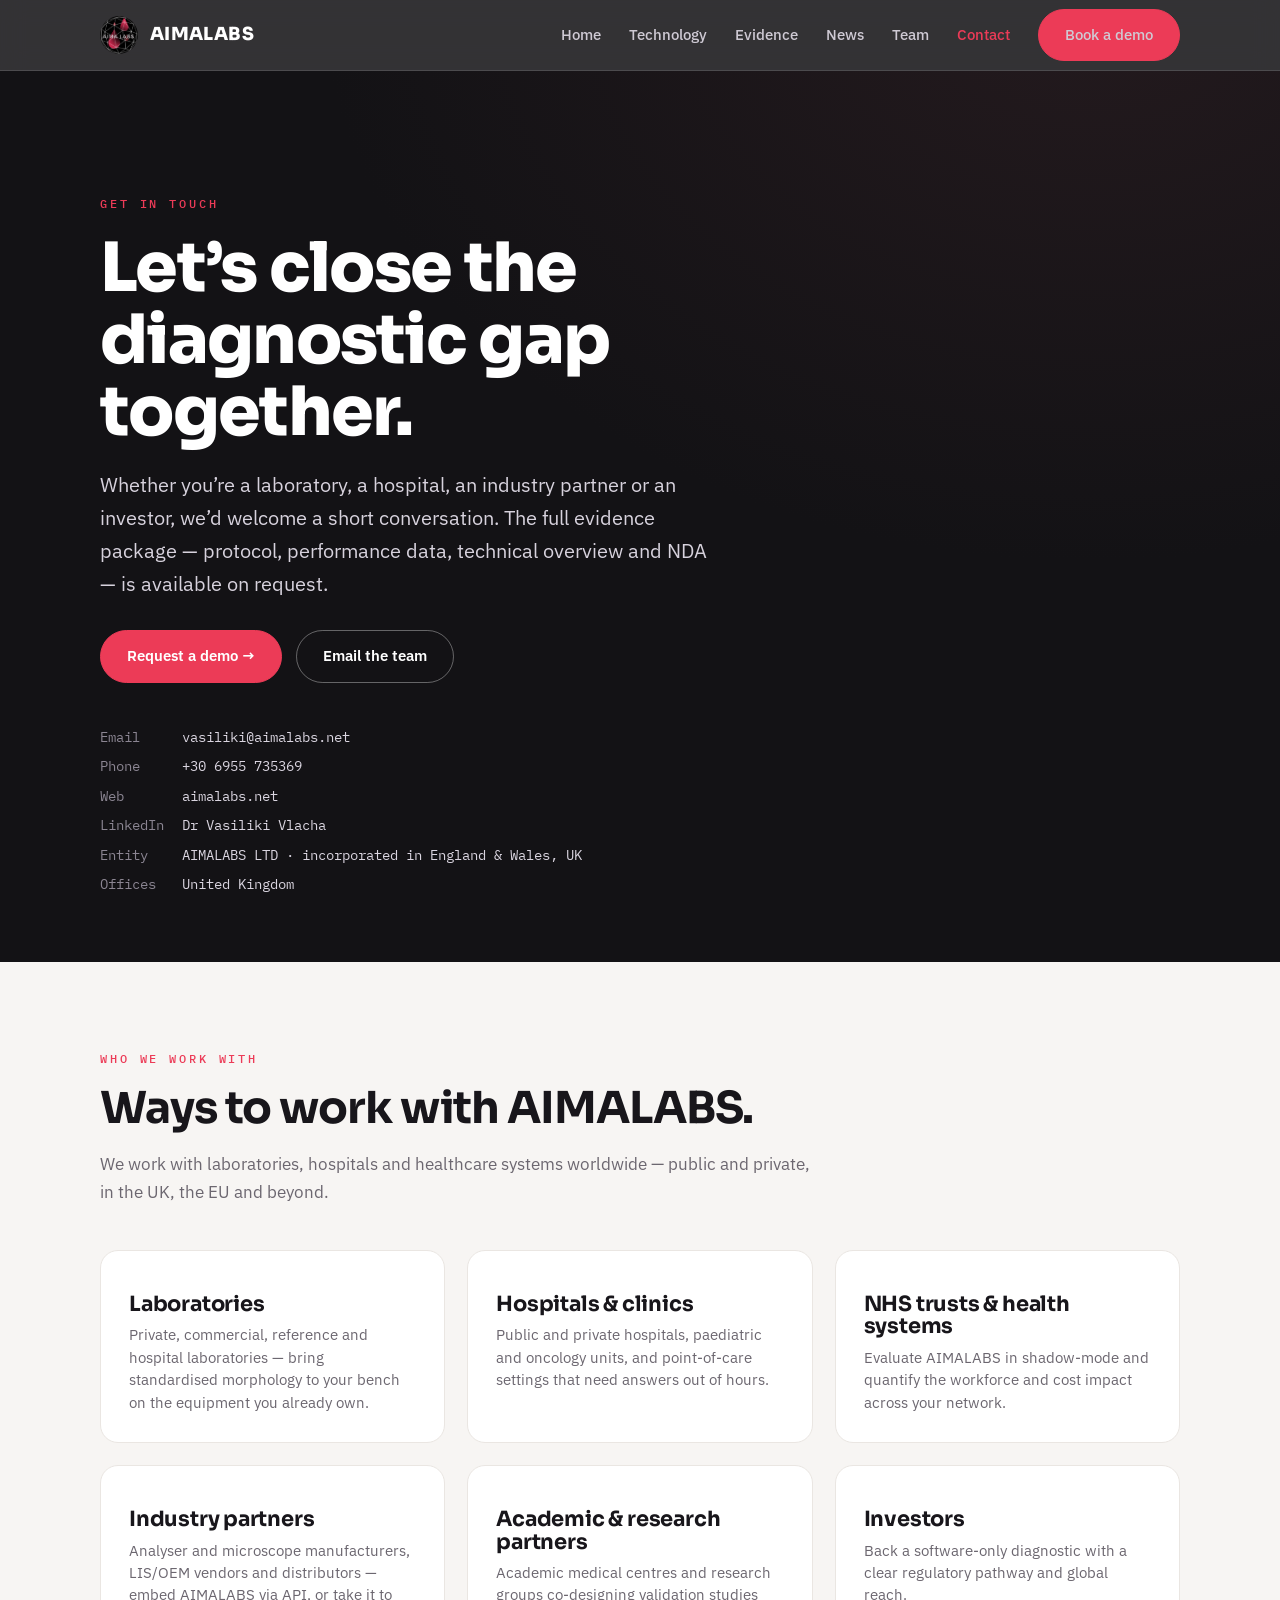
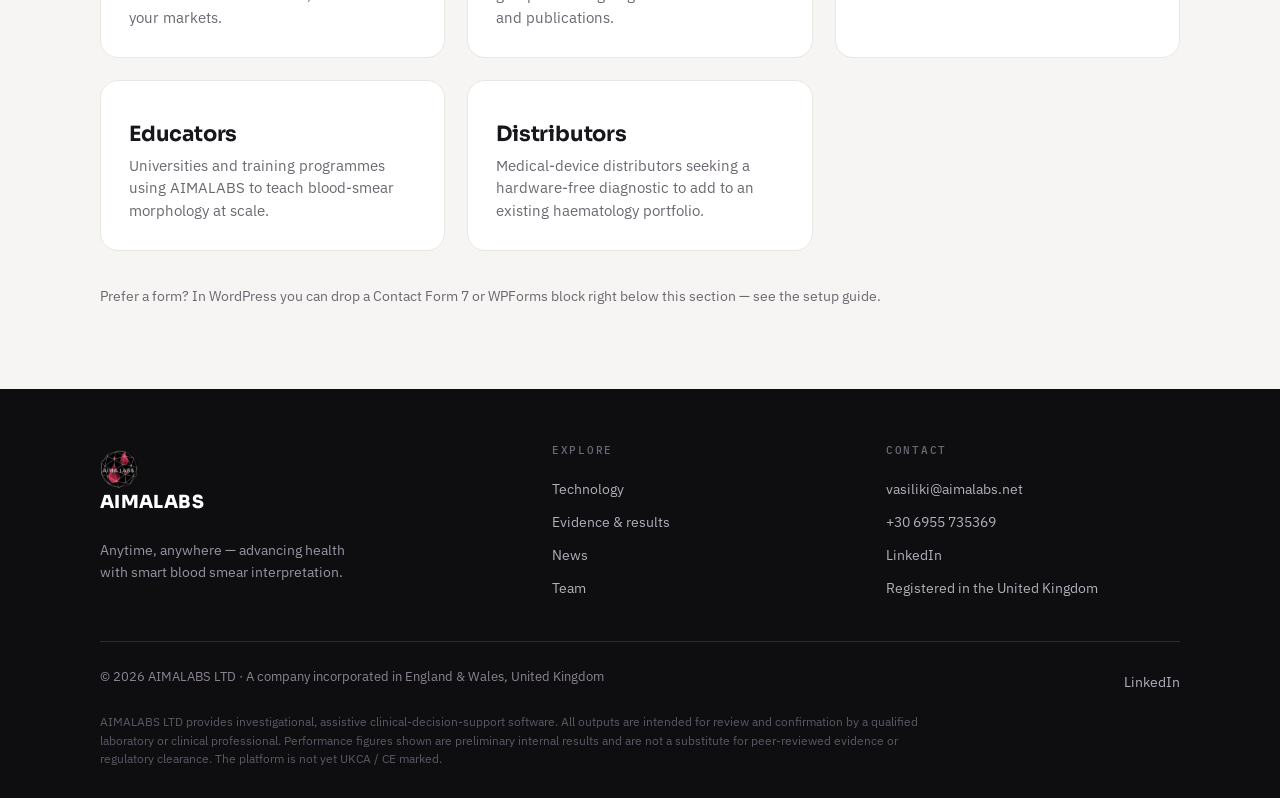
<file: contact.html>
<!DOCTYPE html>
<html lang="en">
<head>
<meta charset="utf-8">
<meta name="viewport" content="width=device-width, initial-scale=1.0">
<title>Contact · AIMALABS</title>
<link rel="stylesheet" href="styles.css">
</head>
<body>
<div class="aima">
<header class="hdr">
  <div class="wrap nav">
    <a class="brand" href="index.html"><img src="assets/aima-logo.png" alt="AIMALABS"/><b>AIMALABS</b></a>
    <nav class="navlinks" id="nav"><a href="index.html">Home</a><a href="technology.html">Technology</a><a href="evidence.html">Evidence</a><a href="news.html">News</a><a href="team.html">Team</a><a href="contact.html" class="active">Contact</a><a class="btn btn-coral" href="contact.html">Book a demo</a></nav>
    <button class="mtoggle" id="mt" aria-label="Menu"><span></span><span></span><span></span></button>
  </div>
</header>
<section class="phead">
  <div class="wrap reveal">
    <span class="eyebrow">Get in touch</span>
    <h1>Let’s close the diagnostic gap together.</h1>
    <p>Whether you’re a laboratory, a hospital, an industry partner or an investor, we’d welcome a short conversation. The full evidence package — protocol, performance data, technical overview and NDA — is available on request.</p>
    <div class="hero-cta mt-30">
      <a class="btn btn-coral" href="mailto:vasiliki@aimalabs.net?subject=Demo%20request%20%E2%80%94%20AIMALABS">Request a demo →</a>
      <a class="btn btn-ghost" href="mailto:vasiliki@aimalabs.net?subject=AIMALABS%20enquiry">Email the team</a>
    </div>
    <div class="cinfo mt-40">
      <div><span class="k">Email</span><a href="mailto:vasiliki@aimalabs.net">vasiliki@aimalabs.net</a></div>
      <div><span class="k">Phone</span><a href="tel:+306955735369">+30 6955 735369</a></div>
      <div><span class="k">Web</span><a href="https://aimalabs.net">aimalabs.net</a></div>
      <div><span class="k">LinkedIn</span><a href="https://www.linkedin.com/in/vasiliki-vlacha-59806a8a/" target="_blank" rel="noopener">Dr Vasiliki Vlacha</a></div>
      <div><span class="k">Entity</span>AIMALABS LTD &middot; incorporated in England &amp; Wales, UK</div>
      <div><span class="k">Offices</span>United Kingdom</div>
    </div>
  </div>
</section>

<section>
  <div class="wrap">
    <div class="sec-head reveal"><span class="eyebrow">Who we work with</span>
      <h2>Ways to work with AIMALABS.</h2>
      <p>We work with laboratories, hospitals and healthcare systems worldwide — public and private, in the UK, the EU and beyond.</p></div>
    <div class="grid g3 reveal mt-44">
      <div class="card"><h3>Laboratories</h3><p>Private, commercial, reference and hospital laboratories — bring standardised morphology to your bench on the equipment you already own.</p></div>
      <div class="card"><h3>Hospitals &amp; clinics</h3><p>Public and private hospitals, paediatric and oncology units, and point-of-care settings that need answers out of hours.</p></div>
      <div class="card"><h3>NHS trusts &amp; health systems</h3><p>Evaluate AIMALABS in shadow-mode and quantify the workforce and cost impact across your network.</p></div>
      <div class="card"><h3>Industry partners</h3><p>Analyser and microscope manufacturers, LIS/OEM vendors and distributors — embed AIMALABS via API, or take it to your markets.</p></div>
      <div class="card"><h3>Academic &amp; research partners</h3><p>Academic medical centres and research groups co-designing validation studies and publications.</p></div>
      <div class="card"><h3>Investors</h3><p>Back a software-only diagnostic with a clear regulatory pathway and global reach.</p></div>
      <div class="card"><h3>Educators</h3><p>Universities and training programmes using AIMALABS to teach blood-smear morphology at scale.</p></div>
      <div class="card"><h3>Distributors</h3><p>Medical-device distributors seeking a hardware-free diagnostic to add to an existing haematology portfolio.</p></div>
    </div>
    <p class="contact-note">Prefer a form? In WordPress you can drop a Contact Form 7 or WPForms block right below this section — see the setup guide.</p>
  </div>
</section>

<footer class="foot">
  <div class="wrap">
    <div class="foot-top">
      <div>
        <a class="brand" href="index.html"><img src="assets/aima-logo.png" alt=""/><b>AIMALABS</b></a>
        <p class="tagline">Anytime, anywhere — advancing health with smart blood smear interpretation.</p>
      </div>
      <div>
        <h4>Explore</h4>
        <a href="technology.html">Technology</a>
        <a href="evidence.html">Evidence &amp; results</a>
        <a href="news.html">News</a>
        <a href="team.html">Team</a>
      </div>
      <div>
        <h4>Contact</h4>
        <a href="mailto:vasiliki@aimalabs.net">vasiliki@aimalabs.net</a>
        <a href="tel:+306955735369">+30 6955 735369</a>
        <a href="https://www.linkedin.com/in/vasiliki-vlacha-59806a8a/" target="_blank" rel="noopener">LinkedIn</a>
        <a>Registered in the United Kingdom</a>
      </div>
    </div>
    <div class="foot-bot">
      <span>© <span class="yr"></span> AIMALABS LTD · A company incorporated in England &amp; Wales, United Kingdom</span>
      <span><a href="https://www.linkedin.com/in/vasiliki-vlacha-59806a8a/" target="_blank" rel="noopener">LinkedIn</a></span>
    </div>
    <p class="disc">AIMALABS LTD provides investigational, assistive clinical-decision-support software. All outputs are intended for review and confirmation by a qualified laboratory or clinical professional. Performance figures shown are preliminary internal results and are not a substitute for peer-reviewed evidence or regulatory clearance. The platform is not yet UKCA / CE marked.</p>
  </div>
</footer>
</div>
<script>
(function(){
  document.querySelectorAll('.aima').forEach(function(a){a.classList.add('aima-js')});
  var mt=document.getElementById('mt'),nav=document.getElementById('nav');
  if(mt){mt.addEventListener('click',function(){nav.classList.toggle('open')});
    nav.querySelectorAll('a').forEach(function(a){a.addEventListener('click',function(){nav.classList.remove('open')})});}
  var io=new IntersectionObserver(function(es){es.forEach(function(e){if(e.isIntersecting){e.target.classList.add('in');io.unobserve(e.target)}})},{threshold:.12});
  document.querySelectorAll('.aima .reveal').forEach(function(el){io.observe(el)});
  document.querySelectorAll('.aima .yr').forEach(function(el){el.textContent=new Date().getFullYear()});
  document.querySelectorAll('.aima .ytlite').forEach(function(el){
    function play(e){
      if(e.target && e.target.classList.contains('ytfall')) return;
      var id=el.getAttribute('data-yt');
      if(el.getAttribute('data-newtab')){ window.open('https://youtu.be/'+id,'_blank','noopener'); return; }
      var f=document.createElement('iframe');
      f.src='https://www.youtube-nocookie.com/embed/'+id+'?autoplay=1&rel=0';
      f.title='AIMALABS video'; f.allow='accelerometer; autoplay; clipboard-write; encrypted-media; gyroscope; picture-in-picture; web-share';
      f.setAttribute('allowfullscreen',''); f.style.cssText='position:absolute;inset:0;width:100%;height:100%;border:0';
      el.parentNode.appendChild(f); el.remove();
    }
    el.addEventListener('click',play);
    el.addEventListener('keydown',function(e){if(e.key==='Enter'||e.key===' '){e.preventDefault();play(e);}});
  });
})();
</script>
</body>
</html>
</file>
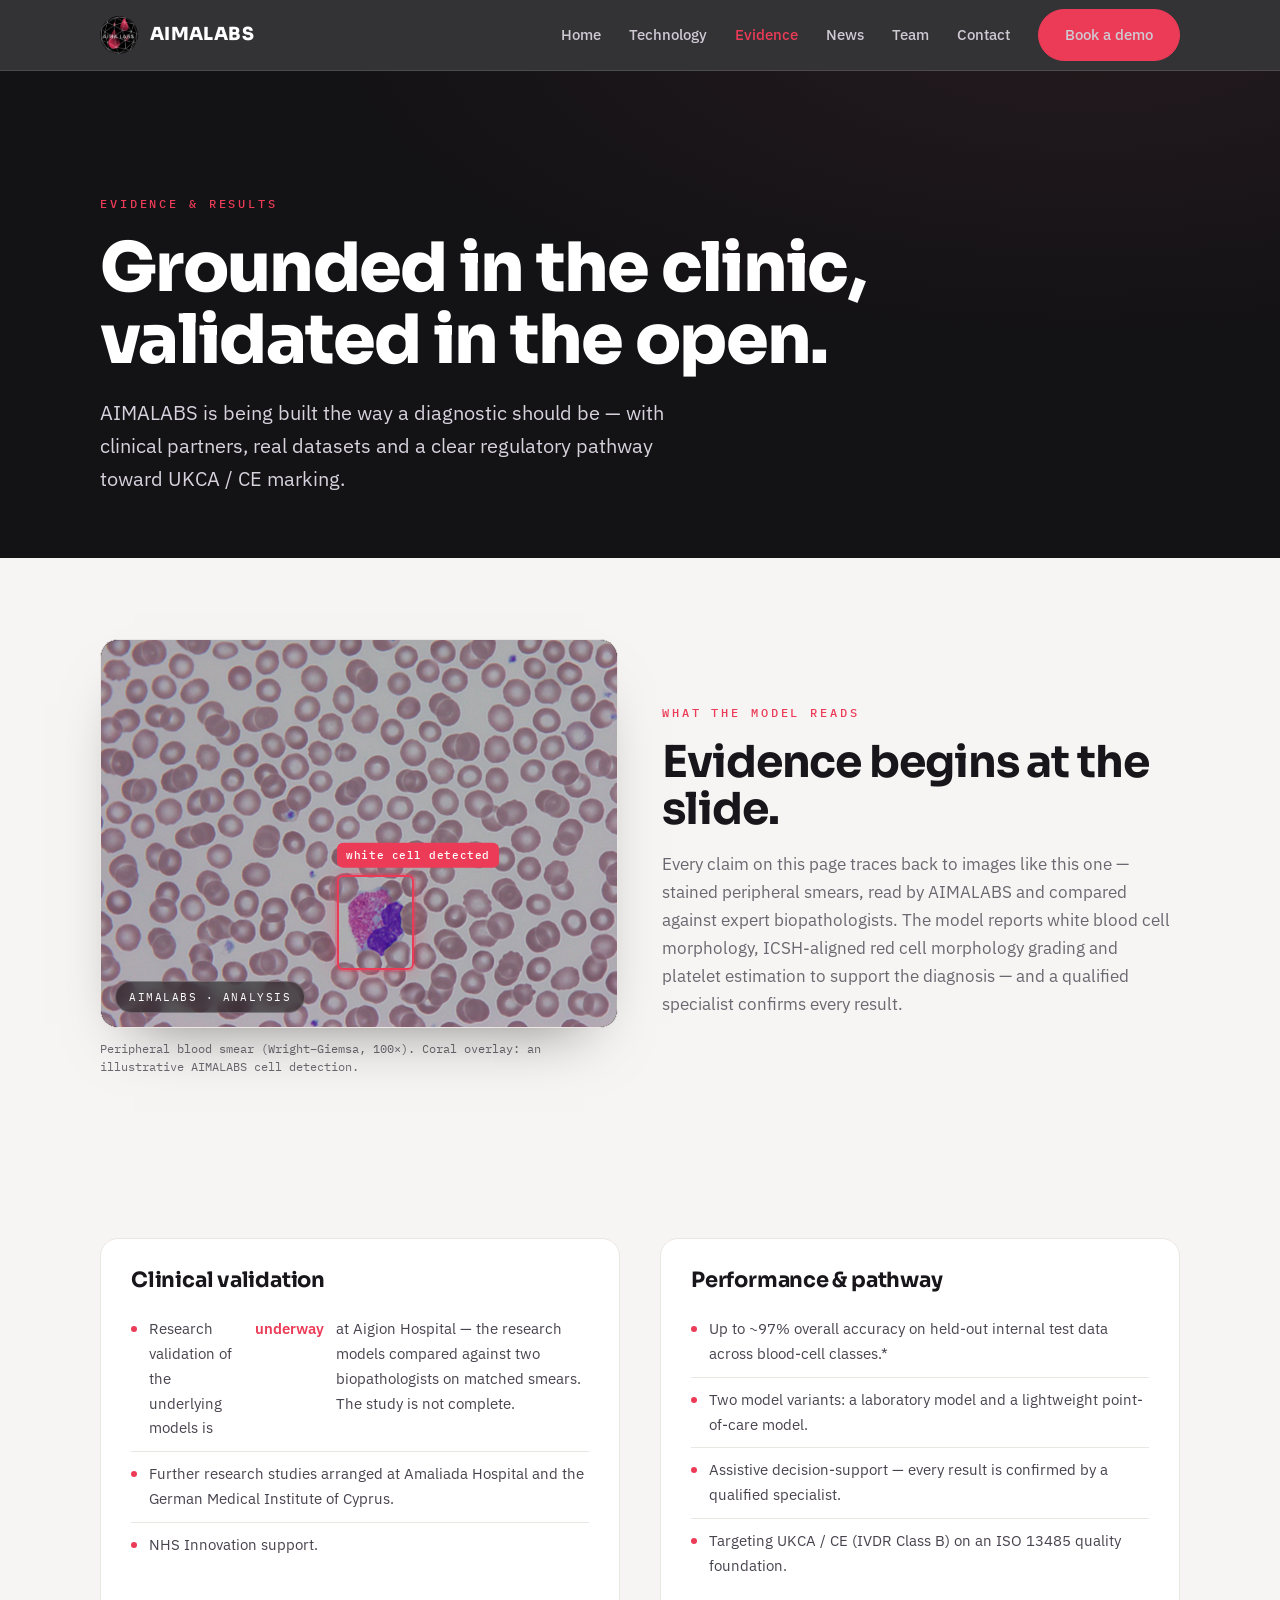
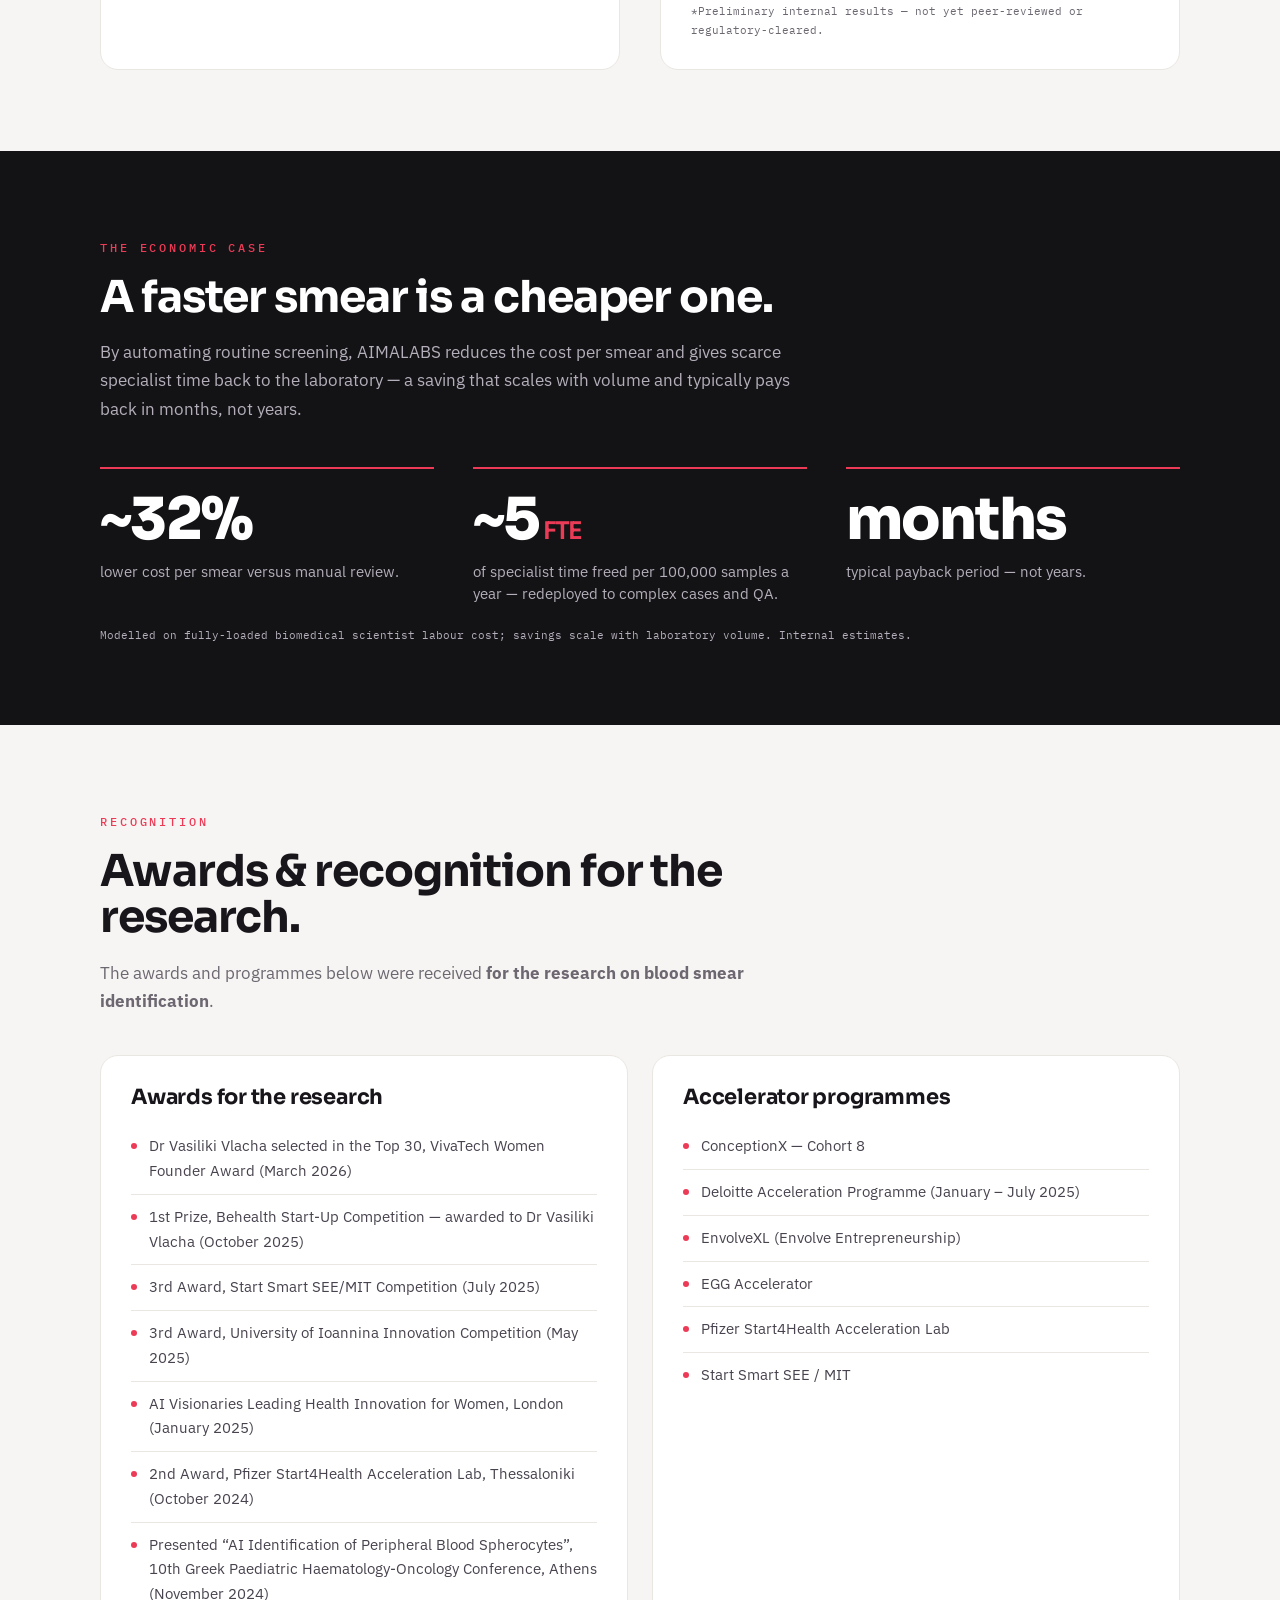
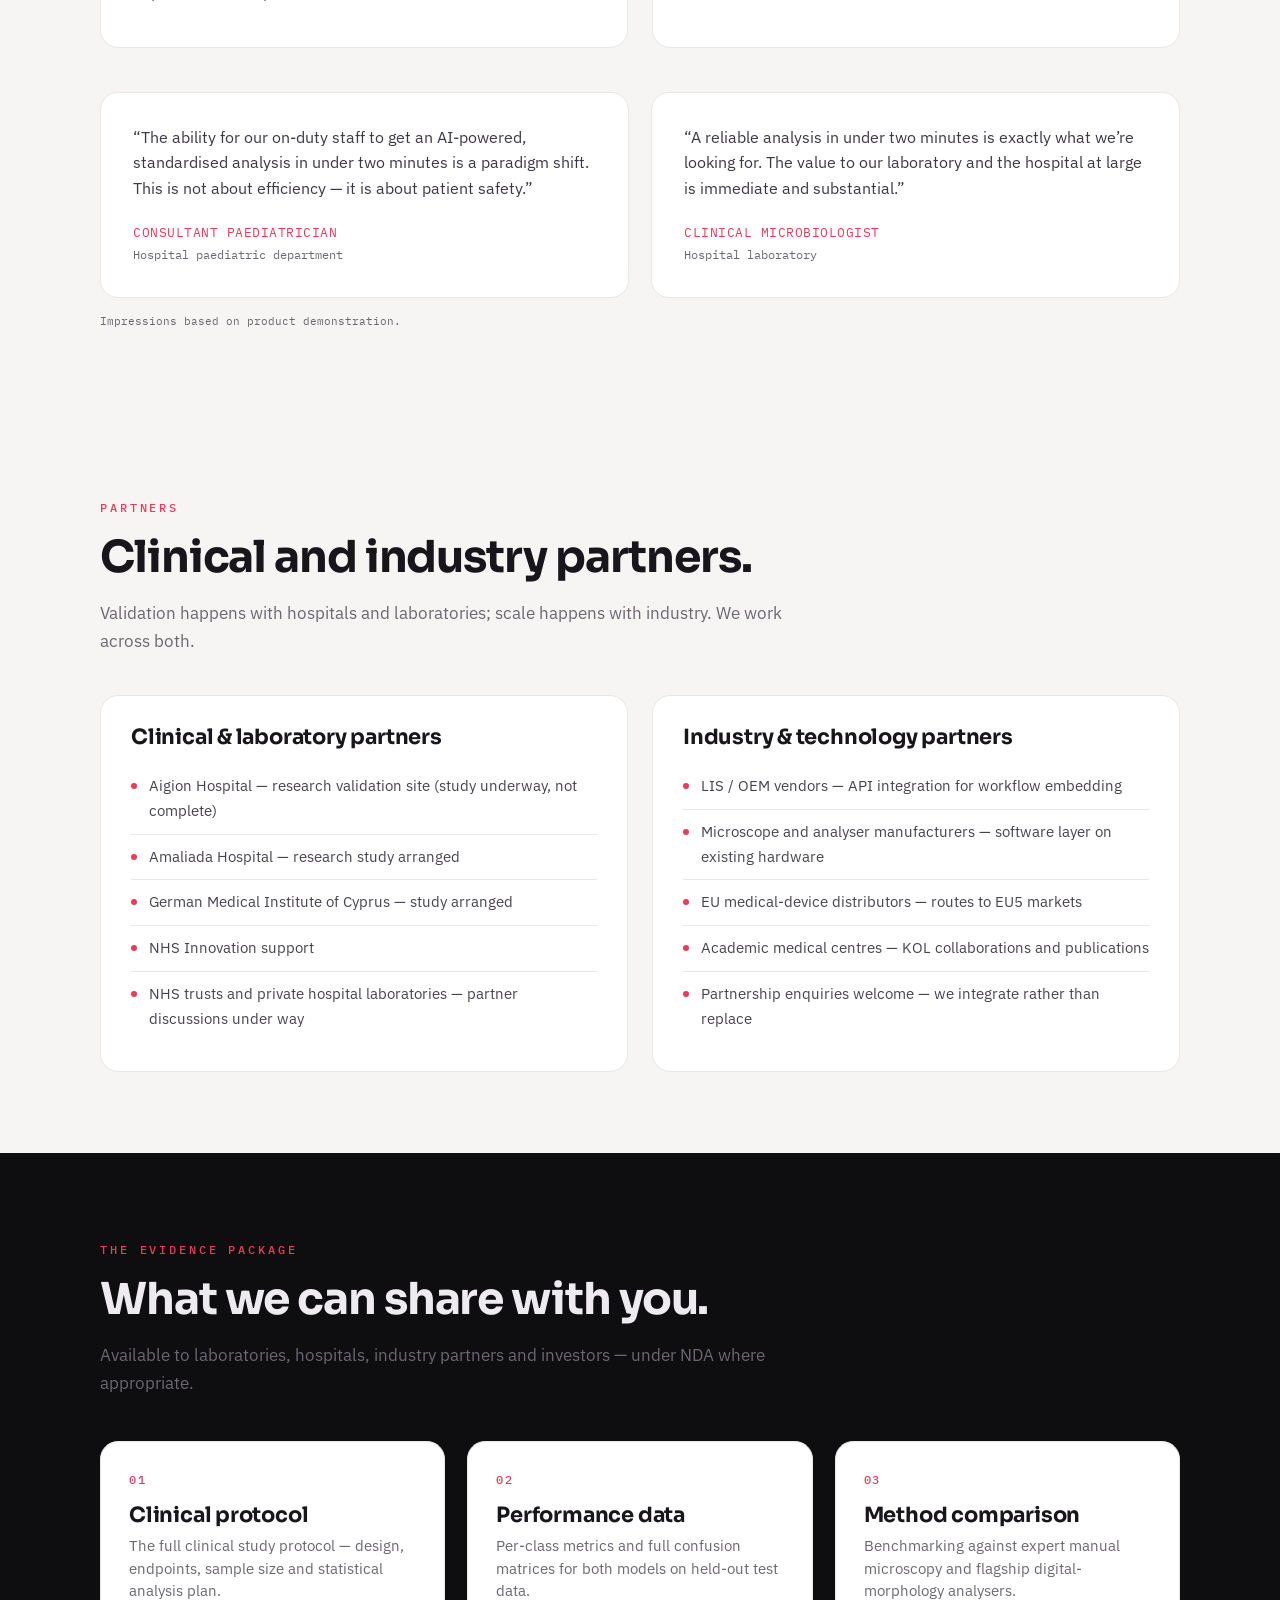
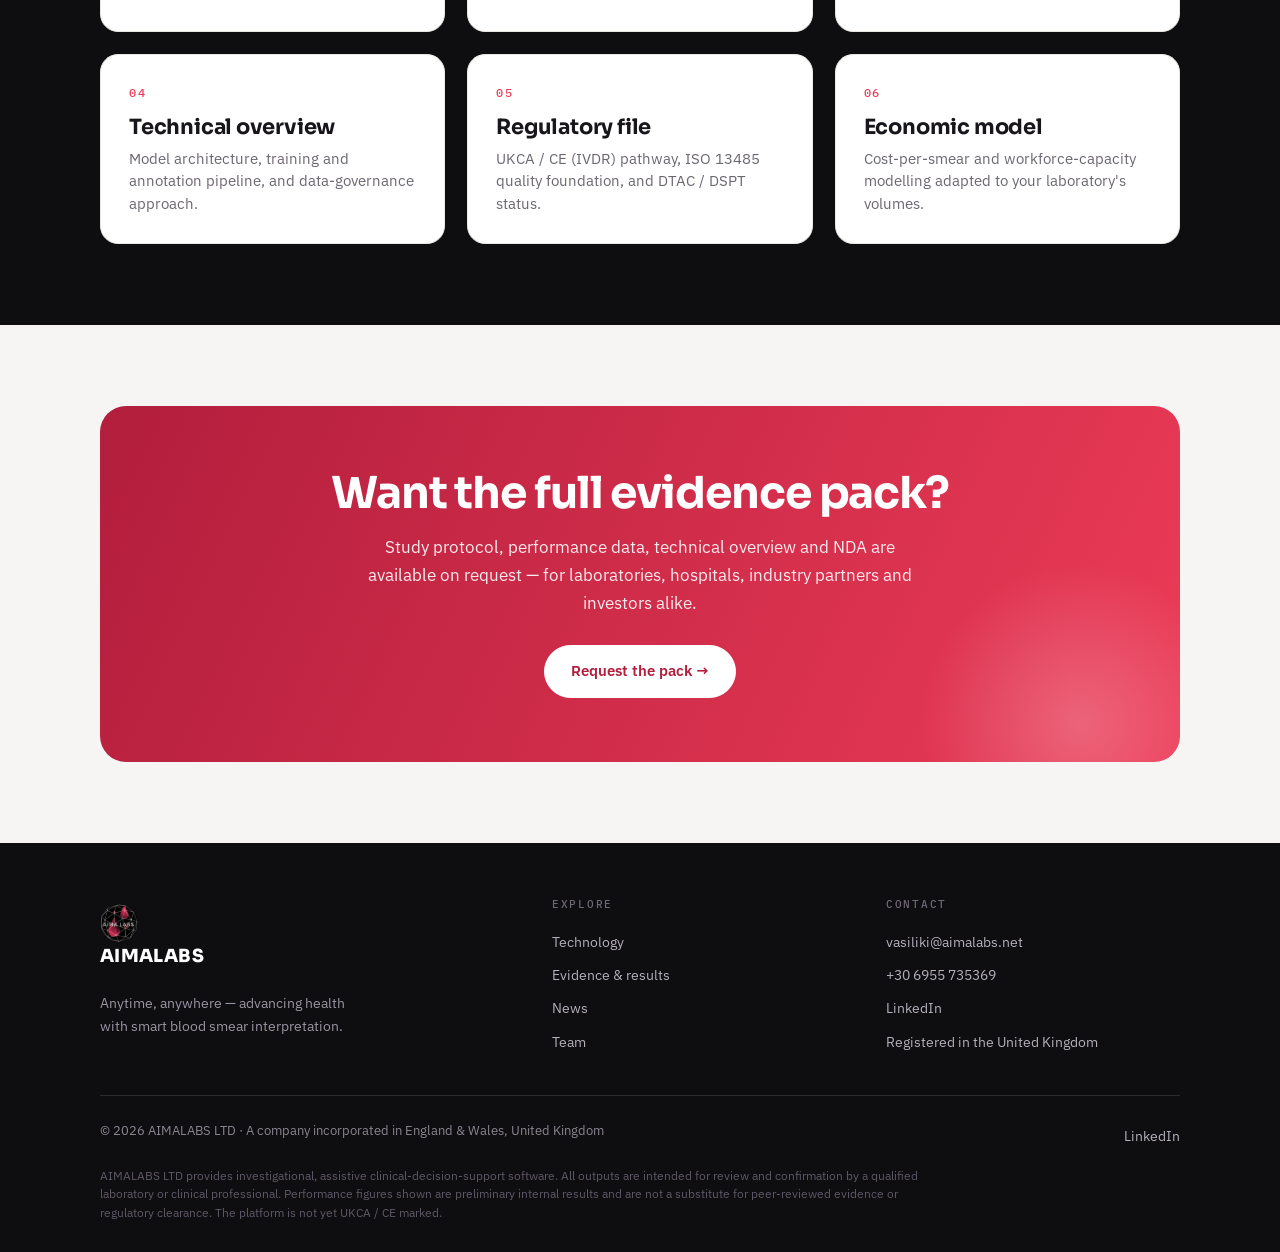
<file: evidence.html>
<!DOCTYPE html>
<html lang="en">
<head>
<meta charset="utf-8">
<meta name="viewport" content="width=device-width, initial-scale=1.0">
<title>Evidence &amp; Results · AIMALABS</title>
<link rel="stylesheet" href="styles.css">
</head>
<body>
<div class="aima">
<header class="hdr">
  <div class="wrap nav">
    <a class="brand" href="index.html"><img src="assets/aima-logo.png" alt="AIMALABS"/><b>AIMALABS</b></a>
    <nav class="navlinks" id="nav"><a href="index.html">Home</a><a href="technology.html">Technology</a><a href="evidence.html" class="active">Evidence</a><a href="news.html">News</a><a href="team.html">Team</a><a href="contact.html">Contact</a><a class="btn btn-coral" href="contact.html">Book a demo</a></nav>
    <button class="mtoggle" id="mt" aria-label="Menu"><span></span><span></span><span></span></button>
  </div>
</header>
<section class="phead">
  <div class="wrap reveal">
    <span class="eyebrow">Evidence &amp; results</span>
    <h1>Grounded in the clinic, validated in the open.</h1>
    <p>AIMALABS is being built the way a diagnostic should be — with clinical partners, real datasets and a clear regulatory pathway toward UKCA / CE marking.</p>
  </div>
</section>

<section>
  <div class="wrap">
    <div class="grid g2 grid-center-gap">
      <div><div class="smear reveal">
      <!-- IMAGE: to change this photo later, upload a new one in WordPress Media and paste its URL in place of assets/smear-featured.jpg -->
      <img src="assets/smear-featured.jpg" alt="Peripheral blood smear analysed by AIMALABS"/>
      <div class="scan"></div>
      <div class="bx bx-detect"><b>white cell detected</b></div>
      <div class="chip">AIMALABS &middot; analysis</div>
    </div>
    <p class="smear-cap">Peripheral blood smear (Wright–Giemsa, 100×). Coral overlay: an illustrative AIMALABS cell detection.</p></div>
      <div class="reveal"><span class="eyebrow">What the model reads</span>
        <h2 class="mt-14">Evidence begins at the slide.</h2>
        <p class="mt-18">Every claim on this page traces back to images like this one — stained peripheral smears, read by AIMALABS and compared against expert biopathologists. The model reports white blood cell morphology, ICSH-aligned red cell morphology grading and platelet estimation to support the diagnosis — and a qualified specialist confirms every result.</p>
      </div>
    </div>
  </div>
</section>

<section>
  <div class="wrap">
    <div class="grid g2 grid-stretch">
      <div class="listcard reveal"><h3>Clinical validation</h3><ul>
        <li><span class="d"></span>Research validation of the underlying models is <b class="highlight-coral">underway</b> at Aigion Hospital — the research models compared against two biopathologists on matched smears. The study is not complete.</li>
        <li><span class="d"></span>Further research studies arranged at Amaliada Hospital and the German Medical Institute of Cyprus.</li>
        <li><span class="d"></span>NHS Innovation support.</li>
      </ul></div>
      <div class="listcard reveal"><h3>Performance &amp; pathway</h3><ul>
        <li><span class="d"></span>Up to ~97% overall accuracy on held-out internal test data across blood-cell classes.*</li>
        <li><span class="d"></span>Two model variants: a laboratory model and a lightweight point-of-care model.</li>
        <li><span class="d"></span>Assistive decision-support — every result is confirmed by a qualified specialist.</li>
        <li><span class="d"></span>Targeting UKCA / CE (IVDR Class B) on an ISO 13485 quality foundation.</li>
      </ul>
      <p class="caption-mono mt-14">*Preliminary internal results — not yet peer-reviewed or regulatory-cleared.</p></div>
    </div>
  </div>
</section>

<section class="dark">
  <div class="wrap">
    <div class="sec-head reveal"><span class="eyebrow">The economic case</span>
      <h2>A faster smear is a cheaper one.</h2>
      <p>By automating routine screening, AIMALABS reduces the cost per smear and gives scarce specialist time back to the laboratory — a saving that scales with volume and typically pays back in months, not years.</p></div>
    <div class="stats mt-44">
      <div class="stat reveal"><div class="n">~32%</div><div class="l">lower cost per smear versus manual review.</div></div>
      <div class="stat reveal"><div class="n">~5<small> FTE</small></div><div class="l">of specialist time freed per 100,000 samples a year — redeployed to complex cases and QA.</div></div>
      <div class="stat reveal"><div class="n">months</div><div class="l">typical payback period — not years.</div></div>
    </div>
    <p class="caption-mono-d mt-20">Modelled on fully-loaded biomedical scientist labour cost; savings scale with laboratory volume. Internal estimates.</p>
  </div>
</section>

<section>
  <div class="wrap">
    <div class="sec-head reveal"><span class="eyebrow">Recognition</span>
      <h2>Awards &amp; recognition for the research.</h2>
      <p>The awards and programmes below were received <b>for the research on blood smear identification</b>.</p></div>

    <div class="grid g2 mt-40 grid-gap24">
      <div class="listcard reveal"><h3>Awards for the research</h3><ul>
        <li><span class="d"></span>Dr Vasiliki Vlacha selected in the Top 30, VivaTech Women Founder Award (March 2026)</li>
        <li><span class="d"></span>1st Prize, Behealth Start-Up Competition — awarded to Dr Vasiliki Vlacha (October 2025)</li>
        <li><span class="d"></span>3rd Award, Start Smart SEE/MIT Competition (July 2025)</li>
        <li><span class="d"></span>3rd Award, University of Ioannina Innovation Competition (May 2025)</li>
        <li><span class="d"></span>AI Visionaries Leading Health Innovation for Women, London (January 2025)</li>
        <li><span class="d"></span>2nd Award, Pfizer Start4Health Acceleration Lab, Thessaloniki (October 2024)</li>
        <li><span class="d"></span>Presented “AI Identification of Peripheral Blood Spherocytes”, 10th Greek Paediatric Haematology-Oncology Conference, Athens (November 2024)</li>
      </ul></div>
      <div class="listcard reveal"><h3>Accelerator programmes</h3><ul>
        <li><span class="d"></span>ConceptionX — Cohort 8</li>
        <li><span class="d"></span>Deloitte Acceleration Programme (January – July 2025)</li>
        <li><span class="d"></span>EnvolveXL (Envolve Entrepreneurship)</li>
        <li><span class="d"></span>EGG Accelerator</li>
        <li><span class="d"></span>Pfizer Start4Health Acceleration Lab</li>
        <li><span class="d"></span>Start Smart SEE / MIT</li>
      </ul></div>
    </div>
    <div class="grid g2 reveal mt-44">
      <div class="quote"><p>“The ability for our on-duty staff to get an AI-powered, standardised analysis in under two minutes is a paradigm shift. This is not about efficiency — it is about patient safety.”</p><div class="who">Consultant Paediatrician<span>Hospital paediatric department</span></div></div>
      <div class="quote"><p>“A reliable analysis in under two minutes is exactly what we’re looking for. The value to our laboratory and the hospital at large is immediate and substantial.”</p><div class="who">Clinical Microbiologist<span>Hospital laboratory</span></div></div>
    </div>
    <p class="caption-mono mt-16">Impressions based on product demonstration.</p>
  </div>
</section>

<section>
  <div class="wrap">
    <div class="sec-head reveal"><span class="eyebrow">Partners</span>
      <h2>Clinical and industry partners.</h2>
      <p>Validation happens with hospitals and laboratories; scale happens with industry. We work across both.</p></div>
    <div class="grid g2 mt-40 grid-gap24">
      <div class="listcard reveal"><h3>Clinical &amp; laboratory partners</h3><ul>
        <li><span class="d"></span>Aigion Hospital — research validation site (study underway, not complete)</li>
        <li><span class="d"></span>Amaliada Hospital — research study arranged</li>
        <li><span class="d"></span>German Medical Institute of Cyprus — study arranged</li>
        <li><span class="d"></span>NHS Innovation support</li>
        <li><span class="d"></span>NHS trusts and private hospital laboratories — partner discussions under way</li>
      </ul></div>
      <div class="listcard reveal"><h3>Industry &amp; technology partners</h3><ul>
        <li><span class="d"></span>LIS / OEM vendors — API integration for workflow embedding</li>
        <li><span class="d"></span>Microscope and analyser manufacturers — software layer on existing hardware</li>
        <li><span class="d"></span>EU medical-device distributors — routes to EU5 markets</li>
        <li><span class="d"></span>Academic medical centres — KOL collaborations and publications</li>
        <li><span class="d"></span>Partnership enquiries welcome — we integrate rather than replace</li>
      </ul></div>
    </div>
  </div>
</section>

<section class="deepest">
  <div class="wrap">
    <div class="sec-head reveal"><span class="eyebrow">The evidence package</span>
      <h2>What we can share with you.</h2>
      <p>Available to laboratories, hospitals, industry partners and investors — under NDA where appropriate.</p></div>
    <div class="grid g3 reveal mt-44">
      <div class="card"><div class="idx">01</div><h3>Clinical protocol</h3><p>The full clinical study protocol — design, endpoints, sample size and statistical analysis plan.</p></div>
      <div class="card"><div class="idx">02</div><h3>Performance data</h3><p>Per-class metrics and full confusion matrices for both models on held-out test data.</p></div>
      <div class="card"><div class="idx">03</div><h3>Method comparison</h3><p>Benchmarking against expert manual microscopy and flagship digital-morphology analysers.</p></div>
      <div class="card"><div class="idx">04</div><h3>Technical overview</h3><p>Model architecture, training and annotation pipeline, and data-governance approach.</p></div>
      <div class="card"><div class="idx">05</div><h3>Regulatory file</h3><p>UKCA / CE (IVDR) pathway, ISO 13485 quality foundation, and DTAC / DSPT status.</p></div>
      <div class="card"><div class="idx">06</div><h3>Economic model</h3><p>Cost-per-smear and workforce-capacity modelling adapted to your laboratory's volumes.</p></div>
    </div>
  </div>
</section>

<section><div class="wrap"><div class="cta reveal">
      <h2>Want the full evidence pack?</h2><p>Study protocol, performance data, technical overview and NDA are available on request — for laboratories, hospitals, industry partners and investors alike.</p>
      <a class="btn btn-white" href="contact.html">Request the pack →</a>
    </div></div></section>

<footer class="foot">
  <div class="wrap">
    <div class="foot-top">
      <div>
        <a class="brand" href="index.html"><img src="assets/aima-logo.png" alt=""/><b>AIMALABS</b></a>
        <p class="tagline">Anytime, anywhere — advancing health with smart blood smear interpretation.</p>
      </div>
      <div>
        <h4>Explore</h4>
        <a href="technology.html">Technology</a>
        <a href="evidence.html">Evidence &amp; results</a>
        <a href="news.html">News</a>
        <a href="team.html">Team</a>
      </div>
      <div>
        <h4>Contact</h4>
        <a href="mailto:vasiliki@aimalabs.net">vasiliki@aimalabs.net</a>
        <a href="tel:+306955735369">+30 6955 735369</a>
        <a href="https://www.linkedin.com/in/vasiliki-vlacha-59806a8a/" target="_blank" rel="noopener">LinkedIn</a>
        <a>Registered in the United Kingdom</a>
      </div>
    </div>
    <div class="foot-bot">
      <span>© <span class="yr"></span> AIMALABS LTD · A company incorporated in England &amp; Wales, United Kingdom</span>
      <span><a href="https://www.linkedin.com/in/vasiliki-vlacha-59806a8a/" target="_blank" rel="noopener">LinkedIn</a></span>
    </div>
    <p class="disc">AIMALABS LTD provides investigational, assistive clinical-decision-support software. All outputs are intended for review and confirmation by a qualified laboratory or clinical professional. Performance figures shown are preliminary internal results and are not a substitute for peer-reviewed evidence or regulatory clearance. The platform is not yet UKCA / CE marked.</p>
  </div>
</footer>
</div>
<script>
(function(){
  document.querySelectorAll('.aima').forEach(function(a){a.classList.add('aima-js')});
  var mt=document.getElementById('mt'),nav=document.getElementById('nav');
  if(mt){mt.addEventListener('click',function(){nav.classList.toggle('open')});
    nav.querySelectorAll('a').forEach(function(a){a.addEventListener('click',function(){nav.classList.remove('open')})});}
  var io=new IntersectionObserver(function(es){es.forEach(function(e){if(e.isIntersecting){e.target.classList.add('in');io.unobserve(e.target)}})},{threshold:.12});
  document.querySelectorAll('.aima .reveal').forEach(function(el){io.observe(el)});
  document.querySelectorAll('.aima .yr').forEach(function(el){el.textContent=new Date().getFullYear()});
  document.querySelectorAll('.aima .ytlite').forEach(function(el){
    function play(e){
      if(e.target && e.target.classList.contains('ytfall')) return;
      var id=el.getAttribute('data-yt');
      if(el.getAttribute('data-newtab')){ window.open('https://youtu.be/'+id,'_blank','noopener'); return; }
      var f=document.createElement('iframe');
      f.src='https://www.youtube-nocookie.com/embed/'+id+'?autoplay=1&rel=0';
      f.title='AIMALABS video'; f.allow='accelerometer; autoplay; clipboard-write; encrypted-media; gyroscope; picture-in-picture; web-share';
      f.setAttribute('allowfullscreen',''); f.style.cssText='position:absolute;inset:0;width:100%;height:100%;border:0';
      el.parentNode.appendChild(f); el.remove();
    }
    el.addEventListener('click',play);
    el.addEventListener('keydown',function(e){if(e.key==='Enter'||e.key===' '){e.preventDefault();play(e);}});
  });
})();
</script>
</body>
</html>
</file>
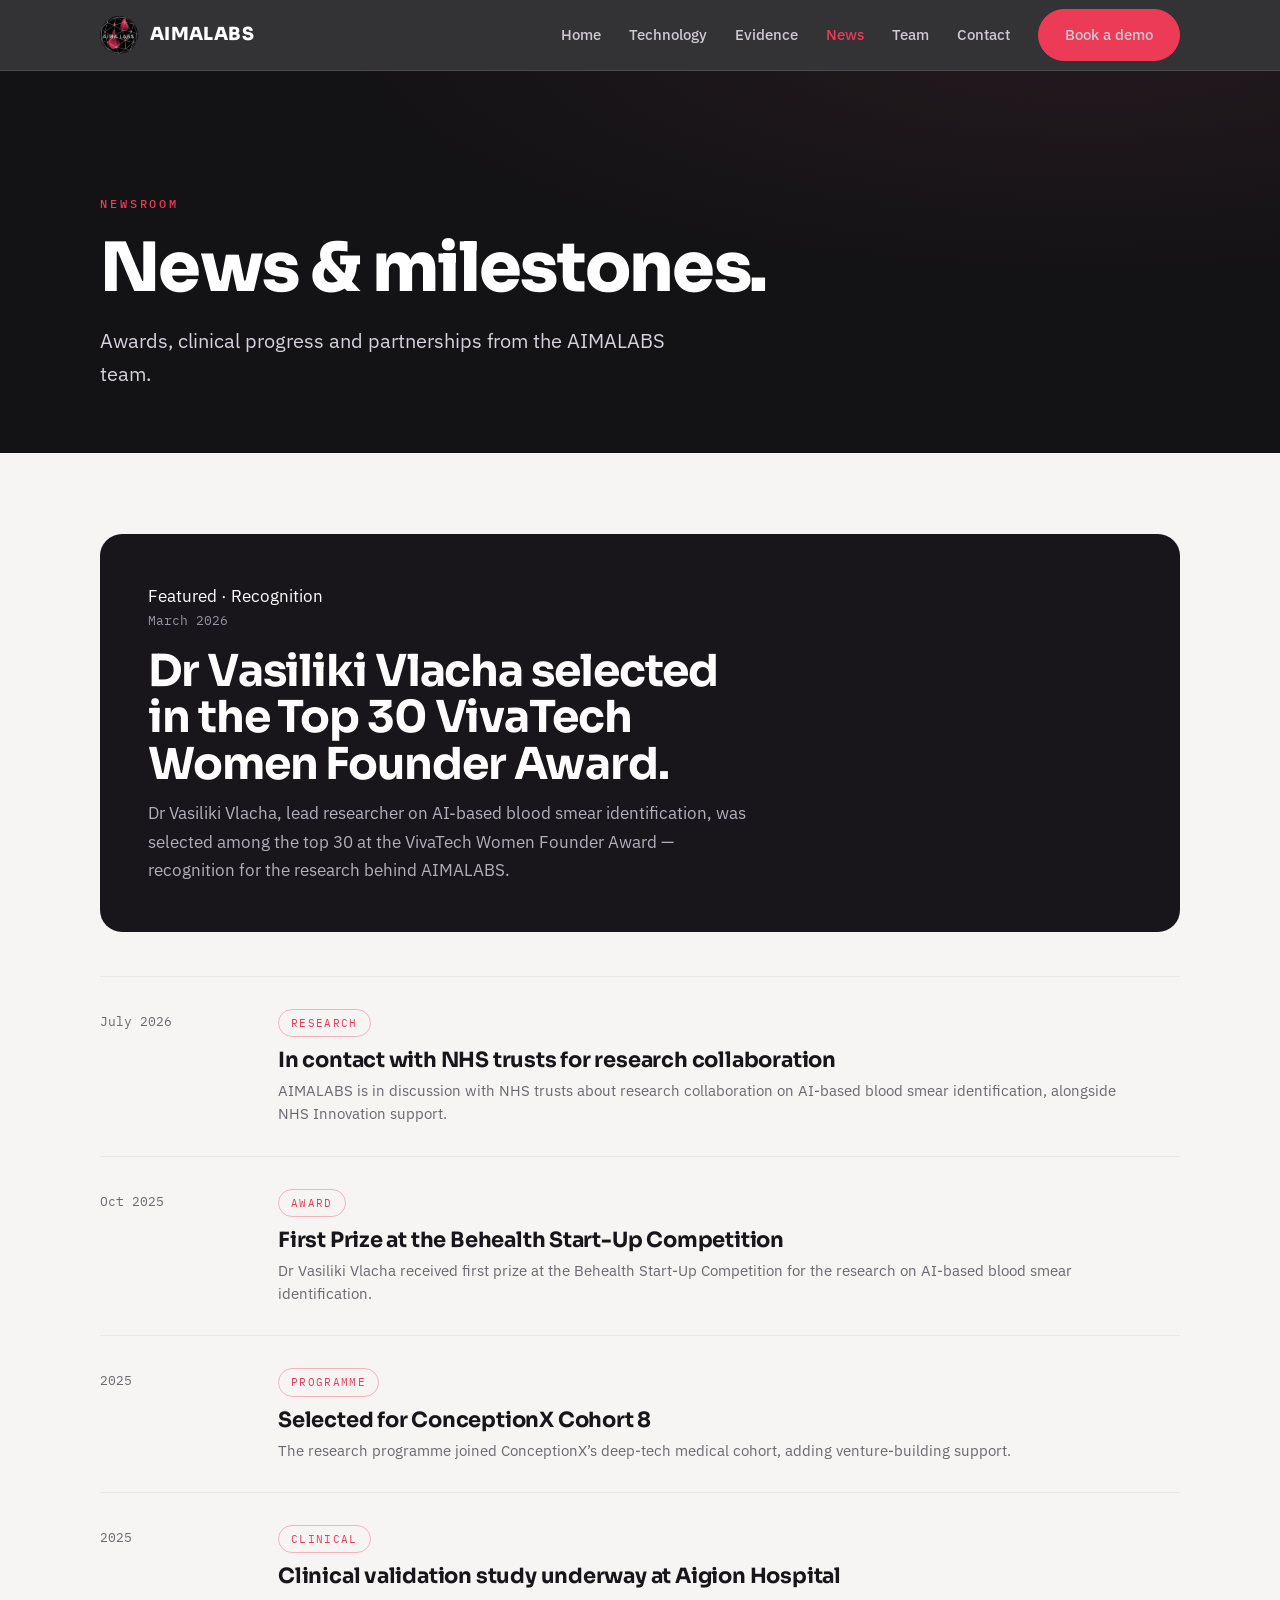
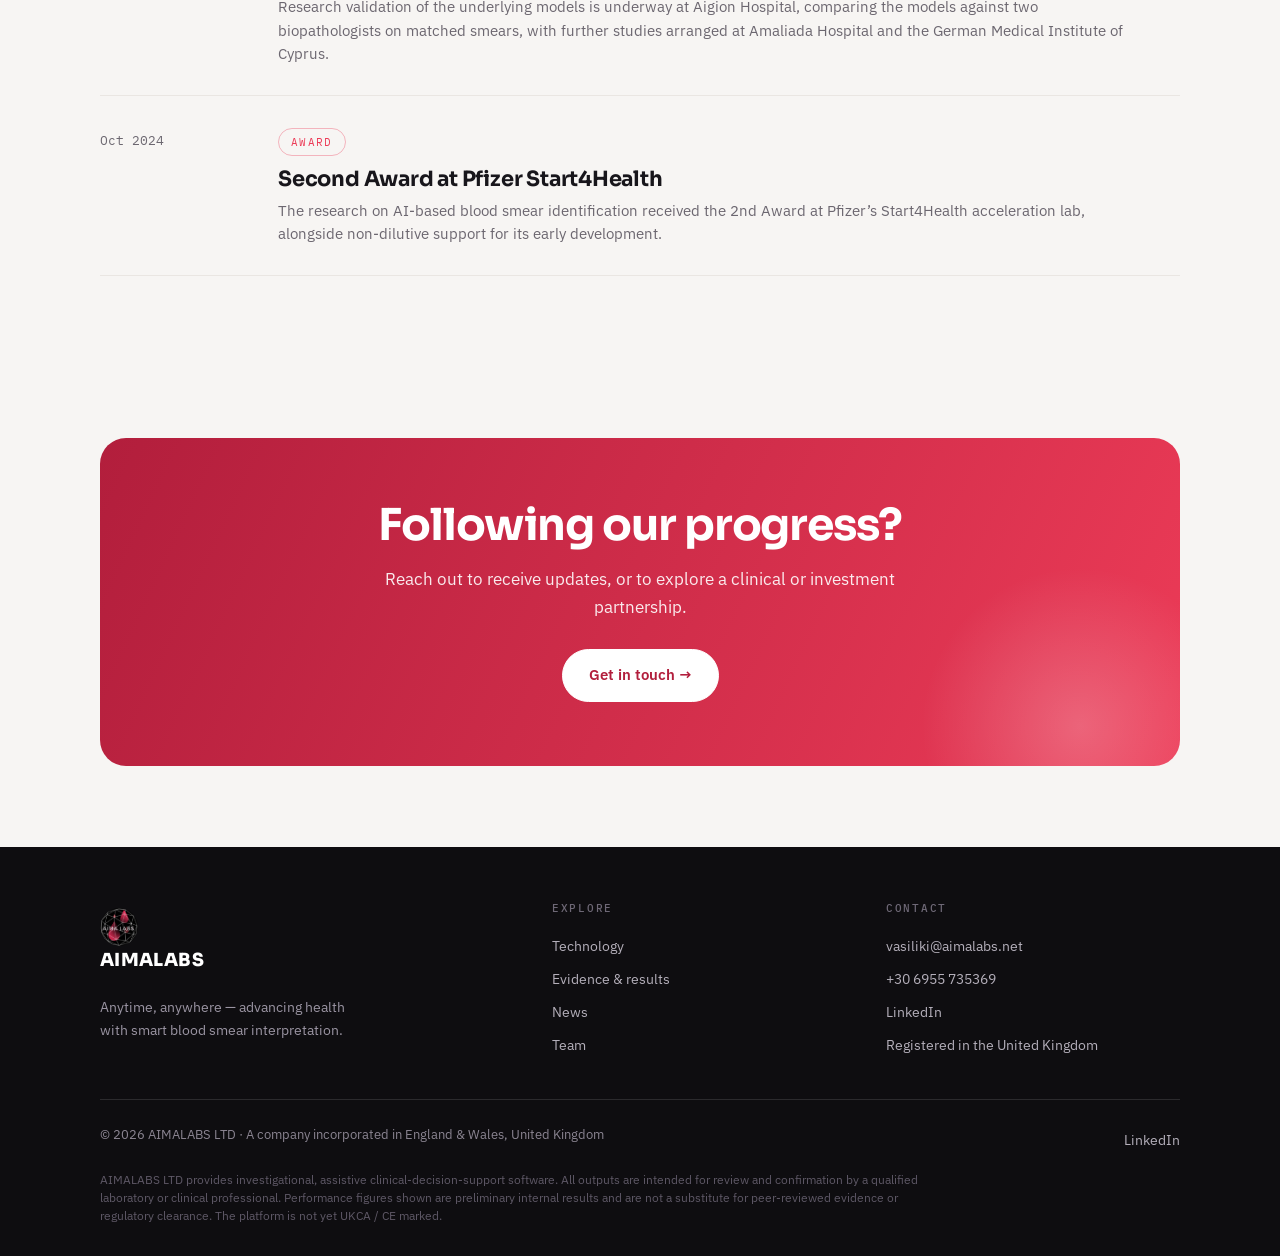
<file: news.html>
<!DOCTYPE html>
<html lang="en">
<head>
<meta charset="utf-8">
<meta name="viewport" content="width=device-width, initial-scale=1.0">
<title>News &amp; Milestones · AIMALABS</title>
<link rel="stylesheet" href="styles.css">
</head>
<body>
<div class="aima">
<header class="hdr">
  <div class="wrap nav">
    <a class="brand" href="index.html"><img src="assets/aima-logo.png" alt="AIMALABS"/><b>AIMALABS</b></a>
    <nav class="navlinks" id="nav"><a href="index.html">Home</a><a href="technology.html">Technology</a><a href="evidence.html">Evidence</a><a href="news.html" class="active">News</a><a href="team.html">Team</a><a href="contact.html">Contact</a><a class="btn btn-coral" href="contact.html">Book a demo</a></nav>
    <button class="mtoggle" id="mt" aria-label="Menu"><span></span><span></span><span></span></button>
  </div>
</header>
<section class="phead">
  <div class="wrap reveal">
    <span class="eyebrow">Newsroom</span>
    <h1>News &amp; milestones.</h1>
    <p>Awards, clinical progress and partnerships from the AIMALABS team.</p>
  </div>
</section>

<section>
  <div class="wrap">
    <div class="news-featured reveal">
      <span class="cat">Featured · Recognition</span>
      <div class="date">March 2026</div>
      <h2>Dr Vasiliki Vlacha selected in the Top 30 VivaTech Women Founder Award.</h2>
      <p>Dr Vasiliki Vlacha, lead researcher on AI-based blood smear identification, was selected among the top 30 at the VivaTech Women Founder Award — recognition for the research behind AIMALABS.</p>
    </div>

    <div class="news-list reveal">
      <!-- ============================================================= -->
      <!--  TO ADD A NEWS ITEM:                                          -->
      <!--  1. Copy everything between COPY-START and COPY-END below.     -->
      <!--  2. Paste it right after this comment box.                    -->
      <!--  3. Edit the four parts: date · CATEGORY · headline · text.   -->
      <!-- ============================================================= -->
      <!-- COPY-START -->
      <a class="news" href="#">
      <div class="date">July 2026</div>
      <div><span class="cat">Research</span><h3>In contact with NHS trusts for research collaboration</h3><p>AIMALABS is in discussion with NHS trusts about research collaboration on AI-based blood smear identification, alongside NHS Innovation support.</p></div>
      <div class="arrow">→</div>
    </a>
      <!-- COPY-END -->
      <a class="news" href="#">
      <div class="date">Oct 2025</div>
      <div><span class="cat">Award</span><h3>First Prize at the Behealth Start-Up Competition</h3><p>Dr Vasiliki Vlacha received first prize at the Behealth Start-Up Competition for the research on AI-based blood smear identification.</p></div>
      <div class="arrow">→</div>
    </a>
      <a class="news" href="#">
      <div class="date">2025</div>
      <div><span class="cat">Programme</span><h3>Selected for ConceptionX Cohort 8</h3><p>The research programme joined ConceptionX’s deep-tech medical cohort, adding venture-building support.</p></div>
      <div class="arrow">→</div>
    </a>
      <a class="news" href="#">
      <div class="date">2025</div>
      <div><span class="cat">Clinical</span><h3>Clinical validation study underway at Aigion Hospital</h3><p>Research validation of the underlying models is underway at Aigion Hospital, comparing the models against two biopathologists on matched smears, with further studies arranged at Amaliada Hospital and the German Medical Institute of Cyprus.</p></div>
      <div class="arrow">→</div>
    </a>
      <a class="news" href="#">
      <div class="date">Oct 2024</div>
      <div><span class="cat">Award</span><h3>Second Award at Pfizer Start4Health</h3><p>The research on AI-based blood smear identification received the 2nd Award at Pfizer’s Start4Health acceleration lab, alongside non-dilutive support for its early development.</p></div>
      <div class="arrow">→</div>
    </a>
    </div>
  </div>
</section>

<section><div class="wrap"><div class="cta reveal">
      <h2>Following our progress?</h2><p>Reach out to receive updates, or to explore a clinical or investment partnership.</p>
      <a class="btn btn-white" href="contact.html">Get in touch →</a>
    </div></div></section>

<footer class="foot">
  <div class="wrap">
    <div class="foot-top">
      <div>
        <a class="brand" href="index.html"><img src="assets/aima-logo.png" alt=""/><b>AIMALABS</b></a>
        <p class="tagline">Anytime, anywhere — advancing health with smart blood smear interpretation.</p>
      </div>
      <div>
        <h4>Explore</h4>
        <a href="technology.html">Technology</a>
        <a href="evidence.html">Evidence &amp; results</a>
        <a href="news.html">News</a>
        <a href="team.html">Team</a>
      </div>
      <div>
        <h4>Contact</h4>
        <a href="mailto:vasiliki@aimalabs.net">vasiliki@aimalabs.net</a>
        <a href="tel:+306955735369">+30 6955 735369</a>
        <a href="https://www.linkedin.com/in/vasiliki-vlacha-59806a8a/" target="_blank" rel="noopener">LinkedIn</a>
        <a>Registered in the United Kingdom</a>
      </div>
    </div>
    <div class="foot-bot">
      <span>© <span class="yr"></span> AIMALABS LTD · A company incorporated in England &amp; Wales, United Kingdom</span>
      <span><a href="https://www.linkedin.com/in/vasiliki-vlacha-59806a8a/" target="_blank" rel="noopener">LinkedIn</a></span>
    </div>
    <p class="disc">AIMALABS LTD provides investigational, assistive clinical-decision-support software. All outputs are intended for review and confirmation by a qualified laboratory or clinical professional. Performance figures shown are preliminary internal results and are not a substitute for peer-reviewed evidence or regulatory clearance. The platform is not yet UKCA / CE marked.</p>
  </div>
</footer>
</div>
<script>
(function(){
  document.querySelectorAll('.aima').forEach(function(a){a.classList.add('aima-js')});
  var mt=document.getElementById('mt'),nav=document.getElementById('nav');
  if(mt){mt.addEventListener('click',function(){nav.classList.toggle('open')});
    nav.querySelectorAll('a').forEach(function(a){a.addEventListener('click',function(){nav.classList.remove('open')})});}
  var io=new IntersectionObserver(function(es){es.forEach(function(e){if(e.isIntersecting){e.target.classList.add('in');io.unobserve(e.target)}})},{threshold:.12});
  document.querySelectorAll('.aima .reveal').forEach(function(el){io.observe(el)});
  document.querySelectorAll('.aima .yr').forEach(function(el){el.textContent=new Date().getFullYear()});
  document.querySelectorAll('.aima .ytlite').forEach(function(el){
    function play(e){
      if(e.target && e.target.classList.contains('ytfall')) return;
      var id=el.getAttribute('data-yt');
      if(el.getAttribute('data-newtab')){ window.open('https://youtu.be/'+id,'_blank','noopener'); return; }
      var f=document.createElement('iframe');
      f.src='https://www.youtube-nocookie.com/embed/'+id+'?autoplay=1&rel=0';
      f.title='AIMALABS video'; f.allow='accelerometer; autoplay; clipboard-write; encrypted-media; gyroscope; picture-in-picture; web-share';
      f.setAttribute('allowfullscreen',''); f.style.cssText='position:absolute;inset:0;width:100%;height:100%;border:0';
      el.parentNode.appendChild(f); el.remove();
    }
    el.addEventListener('click',play);
    el.addEventListener('keydown',function(e){if(e.key==='Enter'||e.key===' '){e.preventDefault();play(e);}});
  });
})();
</script>
</body>
</html>
</file>
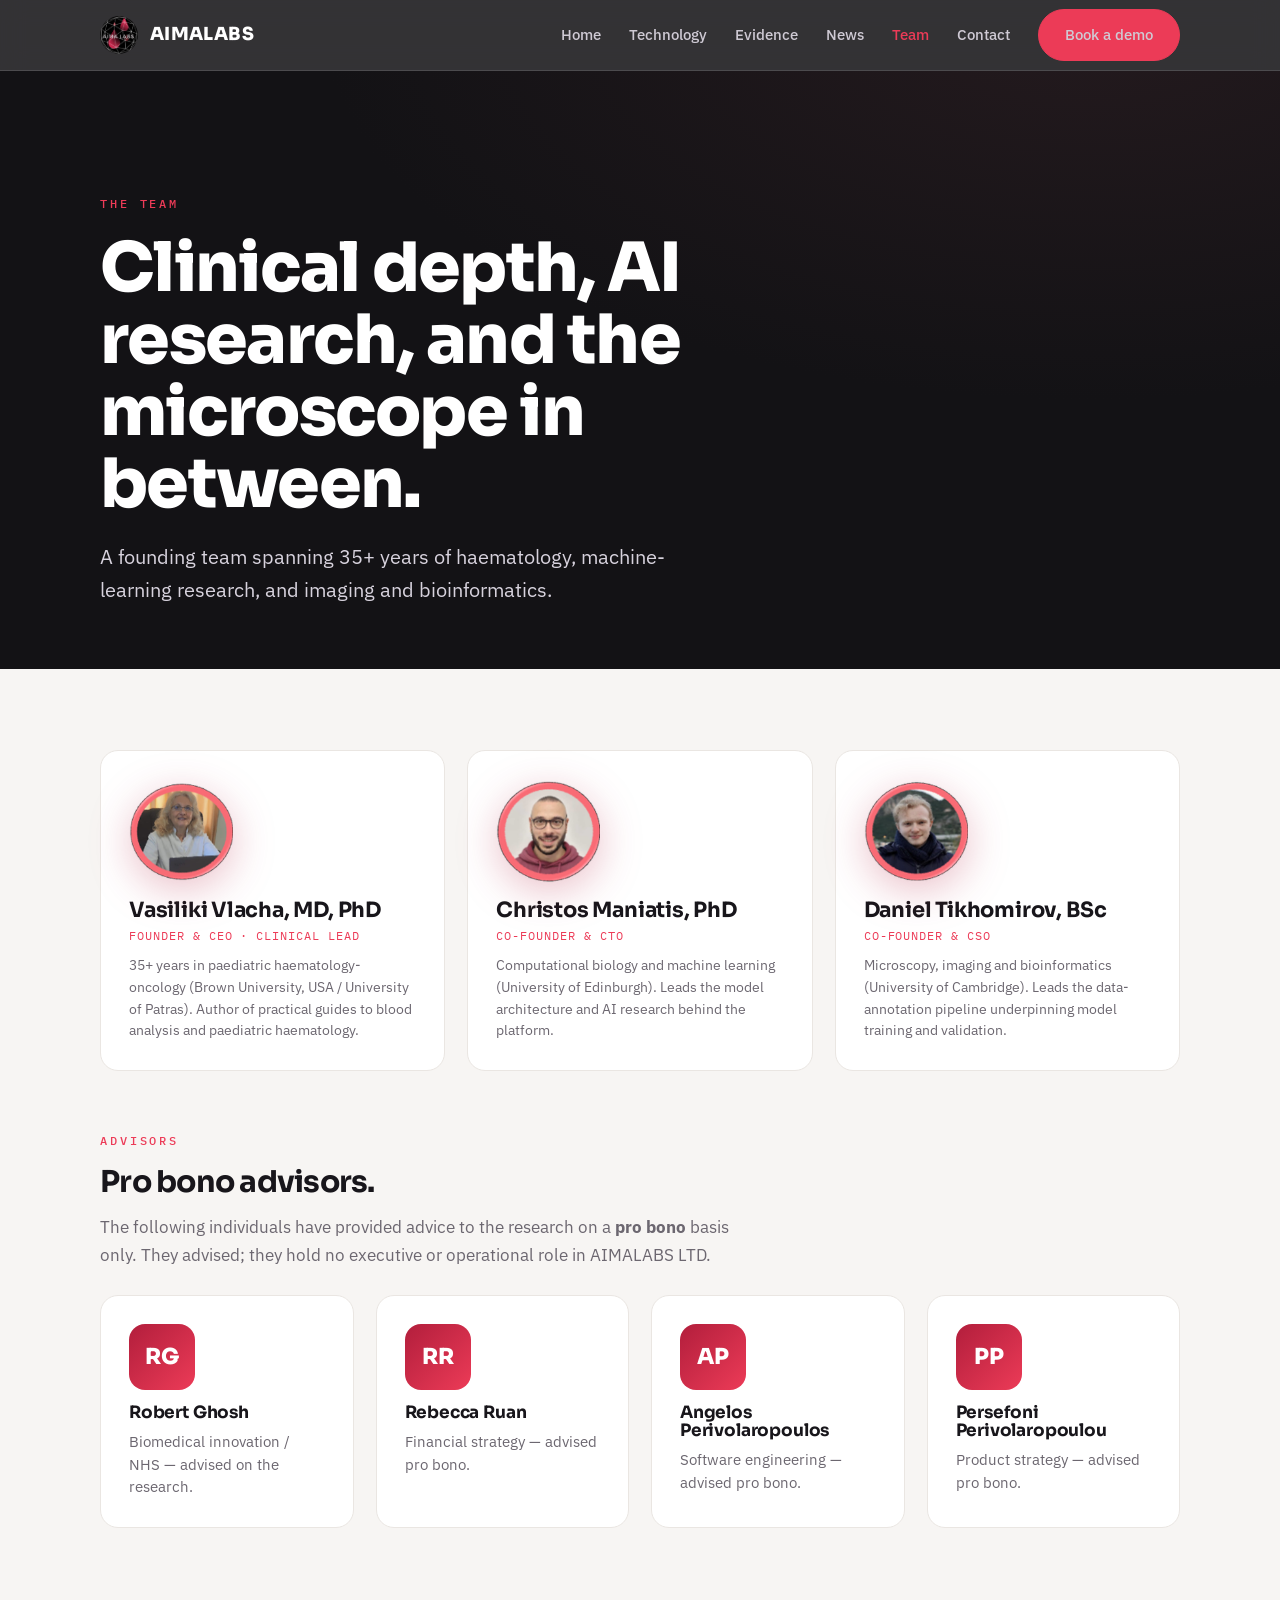
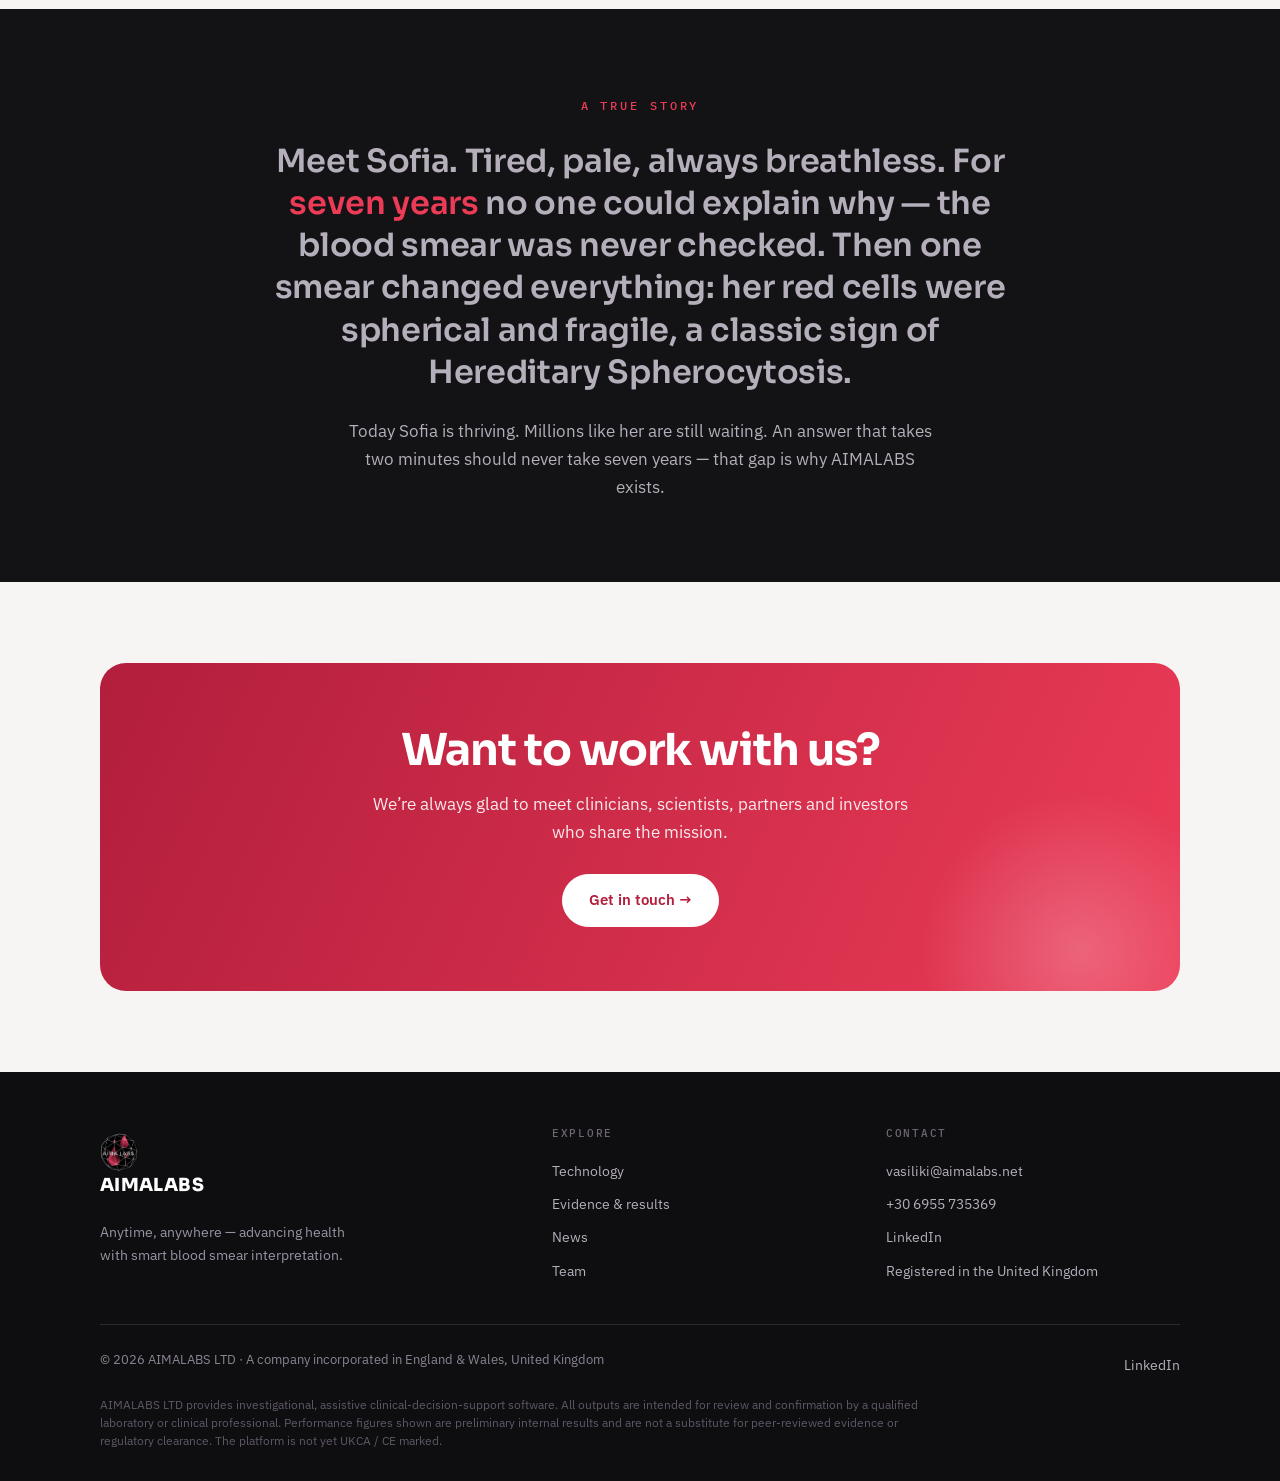
<file: team.html>
<!DOCTYPE html>
<html lang="en">
<head>
<meta charset="utf-8">
<meta name="viewport" content="width=device-width, initial-scale=1.0">
<title>Team · AIMALABS</title>
<link rel="stylesheet" href="styles.css">
</head>
<body>
<div class="aima">
<header class="hdr">
  <div class="wrap nav">
    <a class="brand" href="index.html"><img src="assets/aima-logo.png" alt="AIMALABS"/><b>AIMALABS</b></a>
    <nav class="navlinks" id="nav"><a href="index.html">Home</a><a href="technology.html">Technology</a><a href="evidence.html">Evidence</a><a href="news.html">News</a><a href="team.html" class="active">Team</a><a href="contact.html">Contact</a><a class="btn btn-coral" href="contact.html">Book a demo</a></nav>
    <button class="mtoggle" id="mt" aria-label="Menu"><span></span><span></span><span></span></button>
  </div>
</header>
<section class="phead">
  <div class="wrap reveal">
    <span class="eyebrow">The team</span>
    <h1>Clinical depth, AI research, and the microscope in between.</h1>
    <p>A founding team spanning 35+ years of haematology, machine-learning research, and imaging and bioinformatics.</p>
  </div>
</section>

<section>
  <div class="wrap">
    <div class="grid g3">
      <div class="member card reveal">
      <!-- PHOTO: to change, replace assets/team-vasiliki.png with your Media URL -->
      <img class="member-photo" src="assets/team-vasiliki.png" alt="Vasiliki Vlacha, MD, PhD"/>
      <h3>Vasiliki Vlacha, MD, PhD</h3><div class="role">Founder &amp; CEO · Clinical lead</div><p>35+ years in paediatric haematology-oncology (Brown University, USA / University of Patras). Author of practical guides to blood analysis and paediatric haematology.</p></div>
      <div class="member card reveal">
      <!-- PHOTO: to change, replace assets/team-christos.png with your Media URL -->
      <img class="member-photo" src="assets/team-christos.png" alt="Christos Maniatis, PhD"/>
      <h3>Christos Maniatis, PhD</h3><div class="role">Co-founder &amp; CTO</div><p>Computational biology and machine learning (University of Edinburgh). Leads the model architecture and AI research behind the platform.</p></div>
      <div class="member card reveal">
      <!-- PHOTO: to change, replace assets/team-daniel.png with your Media URL -->
      <img class="member-photo" src="assets/team-daniel.png" alt="Daniel Tikhomirov, BSc"/>
      <h3>Daniel Tikhomirov, BSc</h3><div class="role">Co-founder &amp; CSO</div><p>Microscopy, imaging and bioinformatics (University of Cambridge). Leads the data-annotation pipeline underpinning model training and validation.</p></div>
    </div>

    <div class="reveal mt-54">
      <span class="eyebrow">Advisors</span>
      <h2 class="advisors-title">Pro bono advisors.</h2>
      <p class="advisors-desc">The following individuals have provided advice to the research on a <b>pro bono</b> basis only. They advised; they hold no executive or operational role in AIMALABS LTD.</p>
      <div class="grid g4 mt-26">
        <div class="card"><div class="avatar">RG</div><h3 class="advisor-name">Robert Ghosh</h3><p>Biomedical innovation / NHS — advised on the research.</p></div>
        <div class="card"><div class="avatar">RR</div><h3 class="advisor-name">Rebecca Ruan</h3><p>Financial strategy — advised pro bono.</p></div>
        <div class="card"><div class="avatar">AP</div><h3 class="advisor-name">Angelos Perivolaropoulos</h3><p>Software engineering — advised pro bono.</p></div>
        <div class="card"><div class="avatar">PP</div><h3 class="advisor-name">Persefoni Perivolaropoulou</h3><p>Product strategy — advised pro bono.</p></div>
      </div>
    </div>
  </div>
</section>

<section class="dark">
  <div class="wrap center maxw-860">
    <span class="eyebrow reveal">A true story</span>
    <p class="reveal story-quote">
      Meet Sofia. Tired, pale, always breathless. For <b class="highlight-coral">seven years</b> no one could explain why — the blood smear was never checked. Then one smear changed everything: her red cells were spherical and fragile, a classic sign of Hereditary Spherocytosis.</p>
    <p class="reveal story-sub">
      Today Sofia is thriving. Millions like her are still waiting. An answer that takes two minutes should never take seven years — that gap is why AIMALABS exists.</p>
  </div>
</section>

<section><div class="wrap"><div class="cta reveal">
      <h2>Want to work with us?</h2><p>We’re always glad to meet clinicians, scientists, partners and investors who share the mission.</p>
      <a class="btn btn-white" href="contact.html">Get in touch →</a>
    </div></div></section>

<footer class="foot">
  <div class="wrap">
    <div class="foot-top">
      <div>
        <a class="brand" href="index.html"><img src="assets/aima-logo.png" alt=""/><b>AIMALABS</b></a>
        <p class="tagline">Anytime, anywhere — advancing health with smart blood smear interpretation.</p>
      </div>
      <div>
        <h4>Explore</h4>
        <a href="technology.html">Technology</a>
        <a href="evidence.html">Evidence &amp; results</a>
        <a href="news.html">News</a>
        <a href="team.html">Team</a>
      </div>
      <div>
        <h4>Contact</h4>
        <a href="mailto:vasiliki@aimalabs.net">vasiliki@aimalabs.net</a>
        <a href="tel:+306955735369">+30 6955 735369</a>
        <a href="https://www.linkedin.com/in/vasiliki-vlacha-59806a8a/" target="_blank" rel="noopener">LinkedIn</a>
        <a>Registered in the United Kingdom</a>
      </div>
    </div>
    <div class="foot-bot">
      <span>© <span class="yr"></span> AIMALABS LTD · A company incorporated in England &amp; Wales, United Kingdom</span>
      <span><a href="https://www.linkedin.com/in/vasiliki-vlacha-59806a8a/" target="_blank" rel="noopener">LinkedIn</a></span>
    </div>
    <p class="disc">AIMALABS LTD provides investigational, assistive clinical-decision-support software. All outputs are intended for review and confirmation by a qualified laboratory or clinical professional. Performance figures shown are preliminary internal results and are not a substitute for peer-reviewed evidence or regulatory clearance. The platform is not yet UKCA / CE marked.</p>
  </div>
</footer>
</div>
<script>
(function(){
  document.querySelectorAll('.aima').forEach(function(a){a.classList.add('aima-js')});
  var mt=document.getElementById('mt'),nav=document.getElementById('nav');
  if(mt){mt.addEventListener('click',function(){nav.classList.toggle('open')});
    nav.querySelectorAll('a').forEach(function(a){a.addEventListener('click',function(){nav.classList.remove('open')})});}
  var io=new IntersectionObserver(function(es){es.forEach(function(e){if(e.isIntersecting){e.target.classList.add('in');io.unobserve(e.target)}})},{threshold:.12});
  document.querySelectorAll('.aima .reveal').forEach(function(el){io.observe(el)});
  document.querySelectorAll('.aima .yr').forEach(function(el){el.textContent=new Date().getFullYear()});
  document.querySelectorAll('.aima .ytlite').forEach(function(el){
    function play(e){
      if(e.target && e.target.classList.contains('ytfall')) return;
      var id=el.getAttribute('data-yt');
      if(el.getAttribute('data-newtab')){ window.open('https://youtu.be/'+id,'_blank','noopener'); return; }
      var f=document.createElement('iframe');
      f.src='https://www.youtube-nocookie.com/embed/'+id+'?autoplay=1&rel=0';
      f.title='AIMALABS video'; f.allow='accelerometer; autoplay; clipboard-write; encrypted-media; gyroscope; picture-in-picture; web-share';
      f.setAttribute('allowfullscreen',''); f.style.cssText='position:absolute;inset:0;width:100%;height:100%;border:0';
      el.parentNode.appendChild(f); el.remove();
    }
    el.addEventListener('click',play);
    el.addEventListener('keydown',function(e){if(e.key==='Enter'||e.key===' '){e.preventDefault();play(e);}});
  });
})();
</script>
</body>
</html>
</file>
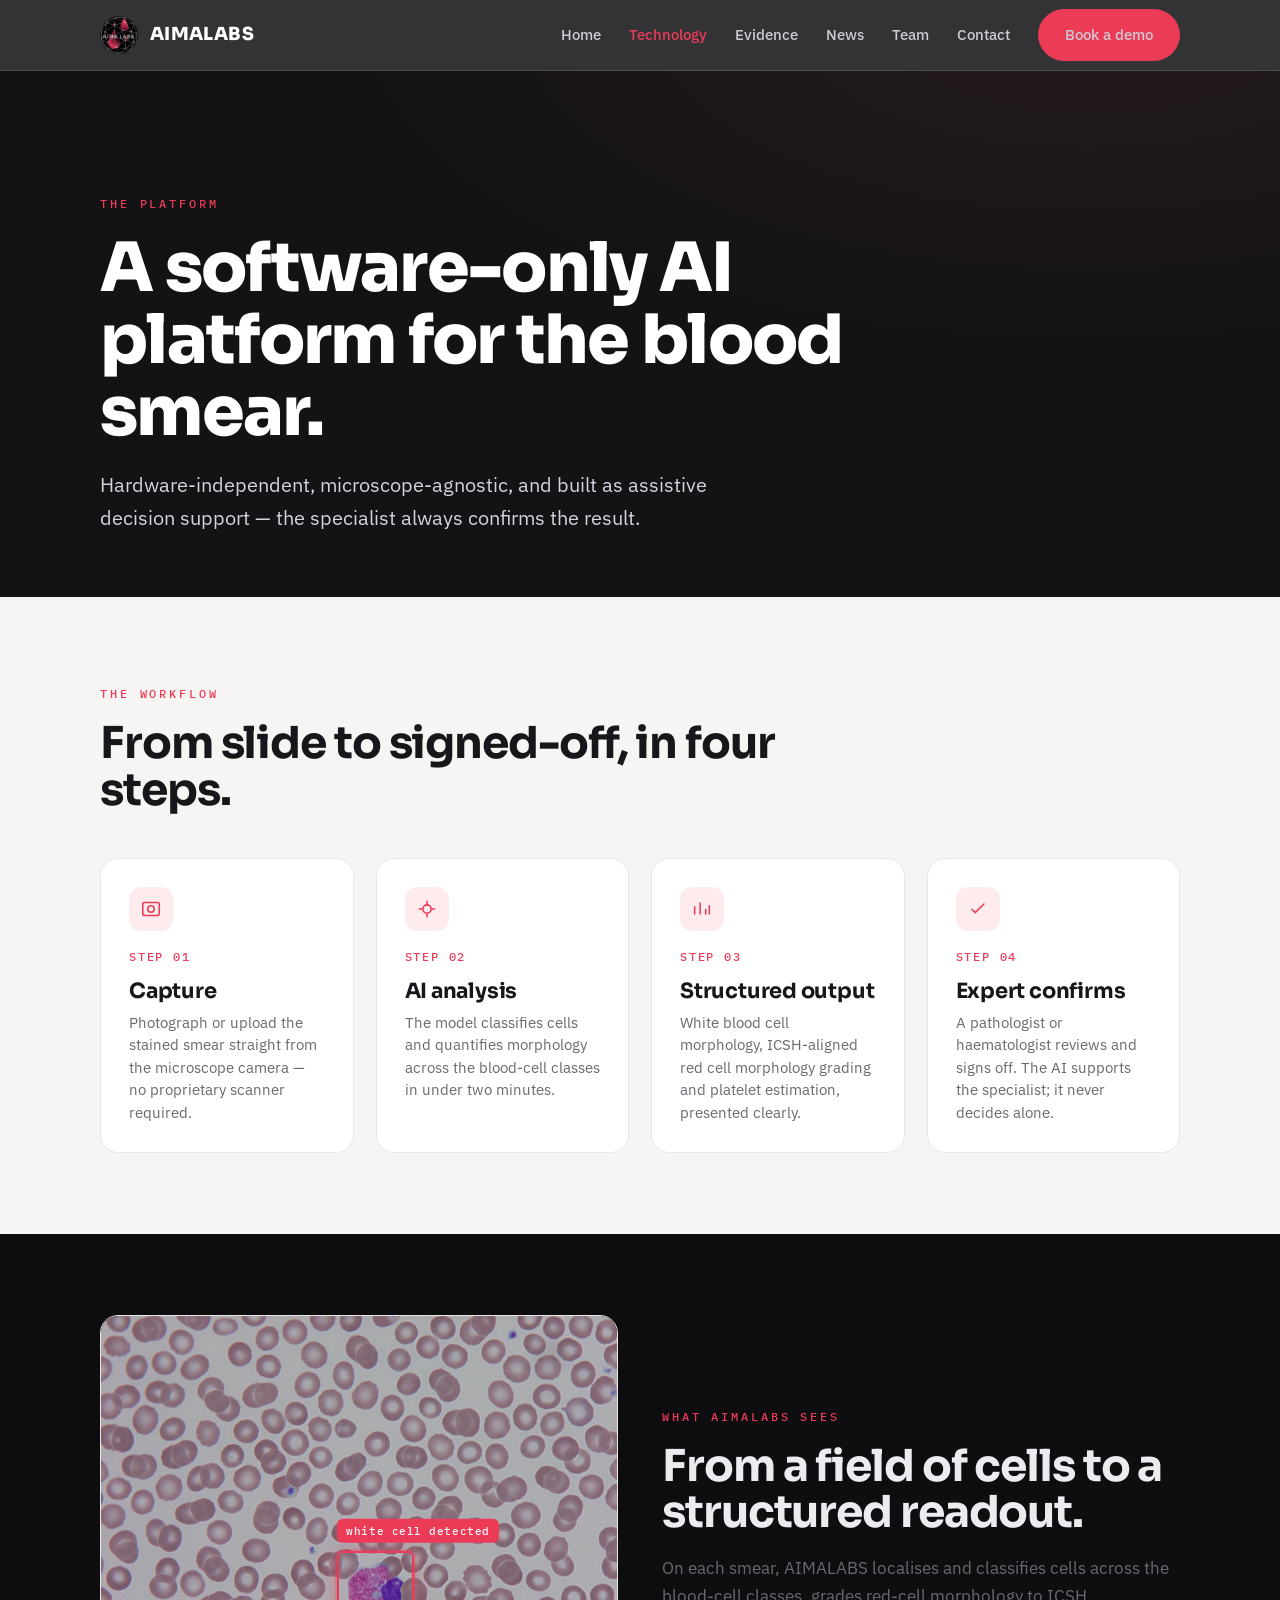
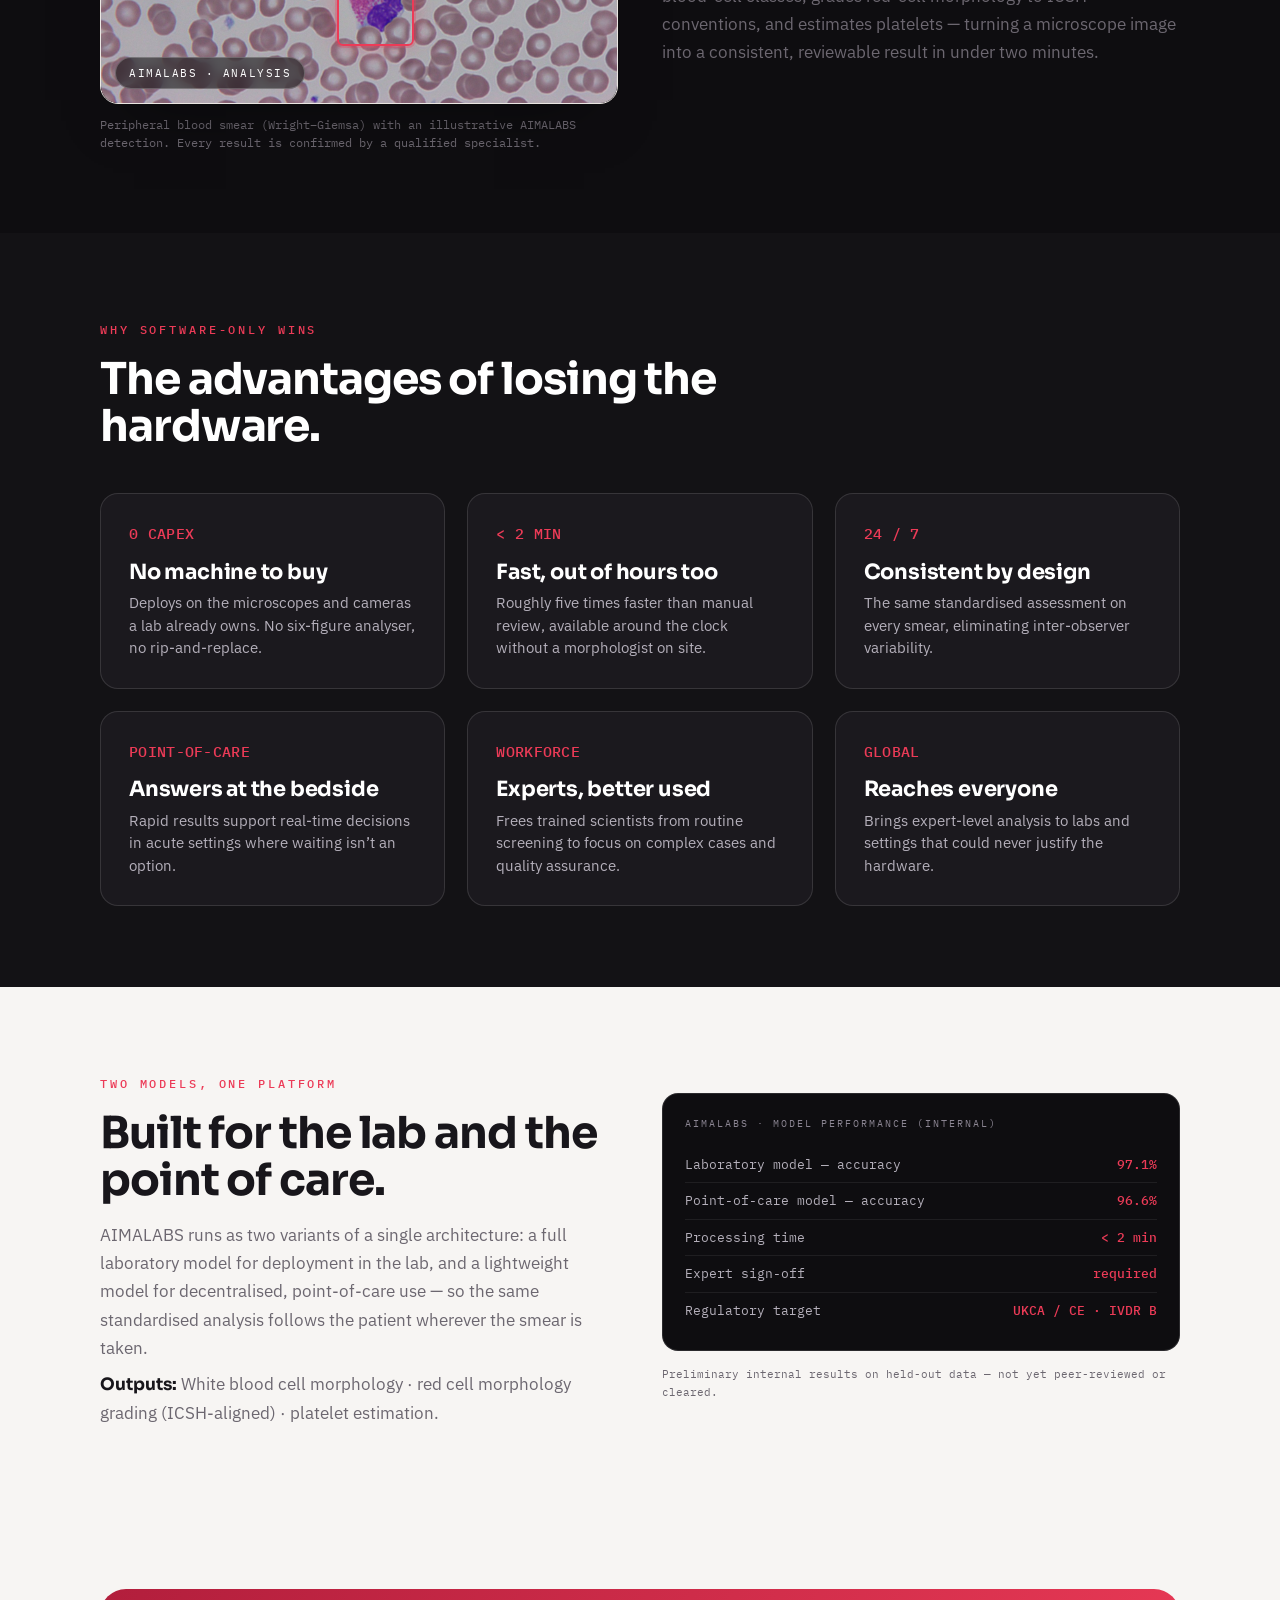
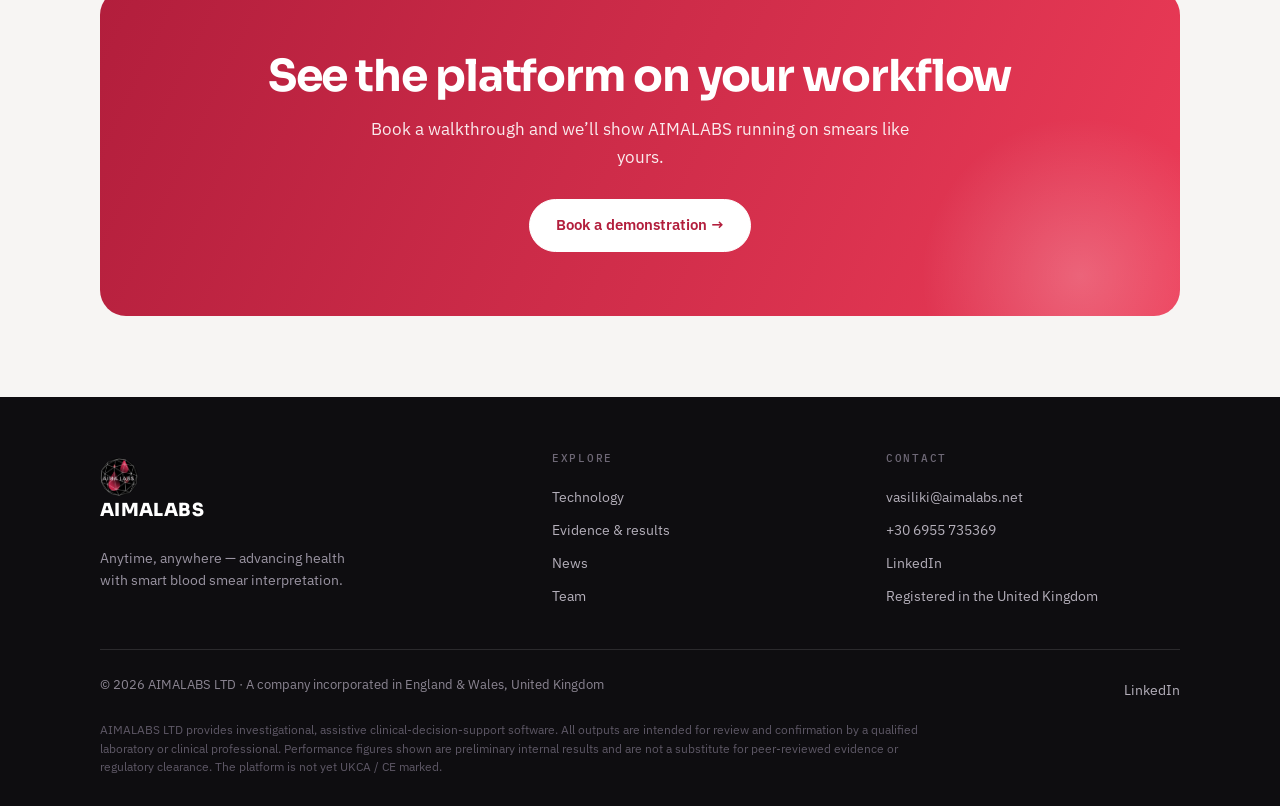
<file: technology.html>
<!DOCTYPE html>
<html lang="en">
<head>
<meta charset="utf-8">
<meta name="viewport" content="width=device-width, initial-scale=1.0">
<title>Technology · AIMALABS</title>
<link rel="stylesheet" href="styles.css">
</head>
<body>
<div class="aima">
<header class="hdr">
  <div class="wrap nav">
    <a class="brand" href="index.html"><img src="assets/aima-logo.png" alt="AIMALABS"/><b>AIMALABS</b></a>
    <nav class="navlinks" id="nav"><a href="index.html">Home</a><a href="technology.html" class="active">Technology</a><a href="evidence.html">Evidence</a><a href="news.html">News</a><a href="team.html">Team</a><a href="contact.html">Contact</a><a class="btn btn-coral" href="contact.html">Book a demo</a></nav>
    <button class="mtoggle" id="mt" aria-label="Menu"><span></span><span></span><span></span></button>
  </div>
</header>
<section class="phead">
  <div class="wrap reveal">
    <span class="eyebrow">The platform</span>
    <h1>A software-only AI platform for the blood smear.</h1>
    <p>Hardware-independent, microscope-agnostic, and built as assistive decision support — the specialist always confirms the result.</p>
  </div>
</section>

<section>
  <div class="wrap">
    <div class="sec-head reveal"><span class="eyebrow">The workflow</span>
      <h2>From slide to signed-off, in four steps.</h2></div>
    <div class="grid g4 reveal mt-44">
      <div class="card"><div class="ic"><svg viewBox="0 0 24 24"><rect x="3" y="5" width="18" height="14" rx="2"/><circle cx="12" cy="12" r="3.5"/></svg></div><div class="idx mt-16">STEP 01</div><h3>Capture</h3><p>Photograph or upload the stained smear straight from the microscope camera — no proprietary scanner required.</p></div>
      <div class="card"><div class="ic"><svg viewBox="0 0 24 24"><path d="M12 3v4M12 17v4M3 12h4M17 12h4"/><circle cx="12" cy="12" r="4.5"/></svg></div><div class="idx mt-16">STEP 02</div><h3>AI analysis</h3><p>The model classifies cells and quantifies morphology across the blood-cell classes in under two minutes.</p></div>
      <div class="card"><div class="ic"><svg viewBox="0 0 24 24"><path d="M4 18V9M10 18V5M16 18v-6M20 18V8"/></svg></div><div class="idx mt-16">STEP 03</div><h3>Structured output</h3><p>White blood cell morphology, ICSH-aligned red cell morphology grading and platelet estimation, presented clearly.</p></div>
      <div class="card"><div class="ic"><svg viewBox="0 0 24 24"><path d="M5 12l4 4 10-10"/></svg></div><div class="idx mt-16">STEP 04</div><h3>Expert confirms</h3><p>A pathologist or haematologist reviews and signs off. The AI supports the specialist; it never decides alone.</p></div>
    </div>
  </div>
</section>

<section class="deepest">
  <div class="wrap">
    <div class="grid g2 grid-center-gap">
      <div><div class="smear reveal">
      <!-- IMAGE: to change this photo later, upload a new one in WordPress Media and paste its URL in place of assets/smear-featured.jpg -->
      <img src="assets/smear-featured.jpg" alt="Peripheral blood smear analysed by AIMALABS"/>
      <div class="scan"></div>
      <div class="bx bx-detect"><b>white cell detected</b></div>
      <div class="chip">AIMALABS &middot; analysis</div>
    </div>
    <p class="smear-cap">Peripheral blood smear (Wright–Giemsa) with an illustrative AIMALABS detection. Every result is confirmed by a qualified specialist.</p></div>
      <div class="reveal"><span class="eyebrow">What AIMALABS sees</span>
        <h2 class="mt-14">From a field of cells to a structured readout.</h2>
        <p class="mt-18">On each smear, AIMALABS localises and classifies cells across the blood-cell classes, grades red-cell morphology to ICSH conventions, and estimates platelets — turning a microscope image into a consistent, reviewable result in under two minutes.</p>
      </div>
    </div>
  </div>
</section>

<section class="dark">
  <div class="wrap">
    <div class="sec-head reveal"><span class="eyebrow">Why software-only wins</span>
      <h2>The advantages of losing the hardware.</h2></div>
    <div class="grid g3 reveal mt-44">
      <div class="card"><div class="big">0 CAPEX</div><h3>No machine to buy</h3><p>Deploys on the microscopes and cameras a lab already owns. No six-figure analyser, no rip-and-replace.</p></div>
      <div class="card"><div class="big">&lt; 2 MIN</div><h3>Fast, out of hours too</h3><p>Roughly five times faster than manual review, available around the clock without a morphologist on site.</p></div>
      <div class="card"><div class="big">24 / 7</div><h3>Consistent by design</h3><p>The same standardised assessment on every smear, eliminating inter-observer variability.</p></div>
      <div class="card"><div class="big">POINT-OF-CARE</div><h3>Answers at the bedside</h3><p>Rapid results support real-time decisions in acute settings where waiting isn’t an option.</p></div>
      <div class="card"><div class="big">WORKFORCE</div><h3>Experts, better used</h3><p>Frees trained scientists from routine screening to focus on complex cases and quality assurance.</p></div>
      <div class="card"><div class="big">GLOBAL</div><h3>Reaches everyone</h3><p>Brings expert-level analysis to labs and settings that could never justify the hardware.</p></div>
    </div>
  </div>
</section>

<section>
  <div class="wrap">
    <div class="grid g2 grid-center-gap">
      <div class="reveal"><span class="eyebrow">Two models, one platform</span>
        <h2 class="mt-14">Built for the lab and the point of care.</h2>
        <p class="mt-18">AIMALABS runs as two variants of a single architecture: a full laboratory model for deployment in the lab, and a lightweight model for decentralised, point-of-care use — so the same standardised analysis follows the patient wherever the smear is taken.</p>
        <div class="tech-outputs">
          <div><b>Outputs:</b> <span>White blood cell morphology · red cell morphology grading (ICSH-aligned) · platelet estimation.</span></div>
        </div>
      </div>
      <div class="reveal"><div class="readout">
        <div class="hd">AIMALABS · model performance (internal)</div>
        <div class="row"><span class="k">Laboratory model — accuracy</span><span class="v">97.1%</span></div>
        <div class="row"><span class="k">Point-of-care model — accuracy</span><span class="v">96.6%</span></div>
        <div class="row"><span class="k">Processing time</span><span class="v">&lt; 2 min</span></div>
        <div class="row"><span class="k">Expert sign-off</span><span class="v">required</span></div>
        <div class="row"><span class="k">Regulatory target</span><span class="v">UKCA / CE · IVDR B</span></div>
      </div>
      <p class="caption-mono mt-12">Preliminary internal results on held-out data — not yet peer-reviewed or cleared.</p>
      </div>
    </div>
  </div>
</section>

<section><div class="wrap"><div class="cta reveal">
      <h2>See the platform on your workflow</h2><p>Book a walkthrough and we’ll show AIMALABS running on smears like yours.</p>
      <a class="btn btn-white" href="contact.html">Book a demonstration →</a>
    </div></div></section>

<footer class="foot">
  <div class="wrap">
    <div class="foot-top">
      <div>
        <a class="brand" href="index.html"><img src="assets/aima-logo.png" alt=""/><b>AIMALABS</b></a>
        <p class="tagline">Anytime, anywhere — advancing health with smart blood smear interpretation.</p>
      </div>
      <div>
        <h4>Explore</h4>
        <a href="technology.html">Technology</a>
        <a href="evidence.html">Evidence &amp; results</a>
        <a href="news.html">News</a>
        <a href="team.html">Team</a>
      </div>
      <div>
        <h4>Contact</h4>
        <a href="mailto:vasiliki@aimalabs.net">vasiliki@aimalabs.net</a>
        <a href="tel:+306955735369">+30 6955 735369</a>
        <a href="https://www.linkedin.com/in/vasiliki-vlacha-59806a8a/" target="_blank" rel="noopener">LinkedIn</a>
        <a>Registered in the United Kingdom</a>
      </div>
    </div>
    <div class="foot-bot">
      <span>© <span class="yr"></span> AIMALABS LTD · A company incorporated in England &amp; Wales, United Kingdom</span>
      <span><a href="https://www.linkedin.com/in/vasiliki-vlacha-59806a8a/" target="_blank" rel="noopener">LinkedIn</a></span>
    </div>
    <p class="disc">AIMALABS LTD provides investigational, assistive clinical-decision-support software. All outputs are intended for review and confirmation by a qualified laboratory or clinical professional. Performance figures shown are preliminary internal results and are not a substitute for peer-reviewed evidence or regulatory clearance. The platform is not yet UKCA / CE marked.</p>
  </div>
</footer>
</div>
<script>
(function(){
  document.querySelectorAll('.aima').forEach(function(a){a.classList.add('aima-js')});
  var mt=document.getElementById('mt'),nav=document.getElementById('nav');
  if(mt){mt.addEventListener('click',function(){nav.classList.toggle('open')});
    nav.querySelectorAll('a').forEach(function(a){a.addEventListener('click',function(){nav.classList.remove('open')})});}
  var io=new IntersectionObserver(function(es){es.forEach(function(e){if(e.isIntersecting){e.target.classList.add('in');io.unobserve(e.target)}})},{threshold:.12});
  document.querySelectorAll('.aima .reveal').forEach(function(el){io.observe(el)});
  document.querySelectorAll('.aima .yr').forEach(function(el){el.textContent=new Date().getFullYear()});
  document.querySelectorAll('.aima .ytlite').forEach(function(el){
    function play(e){
      if(e.target && e.target.classList.contains('ytfall')) return;
      var id=el.getAttribute('data-yt');
      if(el.getAttribute('data-newtab')){ window.open('https://youtu.be/'+id,'_blank','noopener'); return; }
      var f=document.createElement('iframe');
      f.src='https://www.youtube-nocookie.com/embed/'+id+'?autoplay=1&rel=0';
      f.title='AIMALABS video'; f.allow='accelerometer; autoplay; clipboard-write; encrypted-media; gyroscope; picture-in-picture; web-share';
      f.setAttribute('allowfullscreen',''); f.style.cssText='position:absolute;inset:0;width:100%;height:100%;border:0';
      el.parentNode.appendChild(f); el.remove();
    }
    el.addEventListener('click',play);
    el.addEventListener('keydown',function(e){if(e.key==='Enter'||e.key===' '){e.preventDefault();play(e);}});
  });
})();
</script>
</body>
</html>
</file>
<file: styles.css>
@import url('https://fonts.googleapis.com/css2?family=Sora:wght@500;600;700;800&family=IBM+Plex+Mono:wght@400;500&family=IBM+Plex+Sans:wght@400;500;600&display=swap');

* {
  box-sizing: border-box;
  margin: 0;
  padding: 0;
}

html, body {
  margin: 0;
  padding: 0;
  overflow-x: hidden;
  background: #F7F5F3;
}

.aima *{box-sizing:border-box;margin:0;padding:0}
.aima{
  --coral:#EC3B57; --coral-2:#F0506A; --crimson:#B21E3C;
  --black:#131215; --black-2:#1B191E; --black-3:#0E0D10;
  --cream:#F7F5F3; --paper:#ffffff; --ink:#18161B;
  --muted:#6C6770; --muted-d:#B4AFBA; --line-d:rgba(255,255,255,.12); --line-l:#EAE6E2;
  --wash-2:#EAE6E2;
  --display:'Sora',system-ui,sans-serif; --body:'IBM Plex Sans',system-ui,sans-serif; --mono:'IBM Plex Mono',ui-monospace,monospace;
  --maxw:1200px; --pad:clamp(20px,5vw,60px);
  font-family:var(--body); color:var(--ink); font-size:17px; line-height:1.65;
  -webkit-font-smoothing:antialiased; background:var(--cream);
}
.aima a{color:inherit;text-decoration:none}
.aima img{max-width:100%;display:block}
.aima .wrap{max-width:var(--maxw);margin:0 auto;padding:0 var(--pad)}
.aima h1,.aima h2,.aima h3,.aima h4{font-family:var(--display);line-height:1.06;letter-spacing:-.025em;font-weight:700}
.aima h1{font-size:clamp(38px,6vw,68px);font-weight:800}
.aima h2{font-size:clamp(28px,4.2vw,44px)}
.aima h3{font-size:clamp(18px,2vw,21px);letter-spacing:-.01em}
.aima p{color:var(--muted)}
.aima .lead{font-size:clamp(18px,2.1vw,21px);line-height:1.55;color:#443f4a}
.aima .eyebrow{font-family:var(--mono);font-size:12px;letter-spacing:.24em;text-transform:uppercase;color:var(--coral);font-weight:500;display:inline-block}

/* buttons */
.aima .btn{font-family:var(--body);font-weight:600;font-size:15px;padding:13px 26px;border-radius:100px;
  display:inline-flex;align-items:center;gap:9px;cursor:pointer;border:1px solid transparent;transition:transform .2s,background .2s,box-shadow .2s,color .2s;white-space:nowrap}
.aima .btn-coral{background:var(--coral);color:#fff;border-color:var(--coral)}
.aima .btn-coral:hover{background:var(--coral-2);transform:translateY(-2px);box-shadow:0 12px 28px -12px rgba(236,59,87,.7)}
.aima .btn-dark{background:var(--ink);color:#fff;border-color:var(--ink)}
.aima .btn-dark:hover{transform:translateY(-2px);box-shadow:0 12px 28px -14px rgba(0,0,0,.5)}
.aima .btn-ghost{background:transparent;color:#fff;border-color:rgba(255,255,255,.35)}
.aima .btn-ghost:hover{background:rgba(255,255,255,.08)}
.aima .btn-ghost-d{background:transparent;color:var(--ink);border-color:var(--line-l)}
.aima .btn-ghost-d:hover{background:#fff;border-color:#d9d4ce}

/* header */
.aima .hdr{position:sticky;top:0;z-index:60;background:rgba(19,18,21,.86);backdrop-filter:saturate(150%) blur(12px);border-bottom:1px solid var(--line-d)}
.aima .nav{display:flex;align-items:center;justify-content:space-between;height:70px}
.aima .brand{display:flex;align-items:center;gap:12px}
.aima .brand img{width:38px;height:38px;border-radius:50%}
.aima .brand b{font-family:var(--display);font-weight:800;font-size:18px;letter-spacing:.02em;color:#fff}
.aima .navlinks{display:flex;align-items:center;gap:28px}
.aima .navlinks a{font-size:14.5px;color:#CFCAD4;font-weight:500;transition:color .2s;position:relative}
.aima .navlinks a:hover{color:#fff}
.aima .navlinks a.active{color:var(--coral)}
.aima .mtoggle{display:none;background:none;border:0;cursor:pointer;padding:8px}
.aima .mtoggle span{display:block;width:22px;height:2px;background:#fff;margin:5px 0;transition:.3s}

/* sections */
.aima section{padding:clamp(64px,9vh,110px) 0}
.aima .dark{background:var(--black);color:#EDEAF0}
.aima .dark h2,.aima .dark h3{color:#fff}
.aima .dark p{color:var(--muted-d)}
.aima .dark .lead{color:#DAD5E0}
.aima .deepest{background:var(--black-3);color:#EDEAF0}
.aima .sec-head{max-width:720px}
.aima .sec-head h2{margin:14px 0 0}
.aima .sec-head p{margin-top:18px}
.aima .center{margin-left:auto;margin-right:auto;text-align:center}

/* hero */
.aima .hero{background:radial-gradient(120% 120% at 80% 0%,#241a1e 0%,var(--black) 45%);color:#EDEAF0;position:relative;overflow:hidden;padding:clamp(70px,11vh,130px) 0 clamp(60px,9vh,110px)}
.aima .hero-grid{display:grid;grid-template-columns:1.05fr .95fr;gap:clamp(24px,4vw,50px);align-items:center}
.aima .hero h1{color:#fff;margin:20px 0 22px}
.aima .hero h1 .c{color:var(--coral)}
.aima .hero .lead{max-width:520px;color:#D7D2DD}
.aima .hero-cta{display:flex;gap:14px;margin-top:34px;flex-wrap:wrap}
.aima .hero-note{margin-top:28px;font-family:var(--mono);font-size:12.5px;color:#9A94A2;letter-spacing:.02em}
.aima .hero-note b{color:var(--coral)}
.aima .globe{position:relative;width:100%;max-width:520px;margin-left:auto;aspect-ratio:1}
.aima .aima-globe-svg{width:100%;height:100%;filter:drop-shadow(0 30px 60px rgba(0,0,0,.5))}
.aima .aima-globe-rot{transform-origin:center;animation:aima-spin 46s linear infinite}
@keyframes aima-spin{to{transform:rotate(360deg)}}
.aima .aima-drop{position:absolute;width:34px;height:auto;filter:drop-shadow(0 8px 18px rgba(236,59,87,.5))}

/* page header (interior pages) */
.aima .phead{background:radial-gradient(120% 130% at 85% -10%,#241a1e 0%,var(--black) 50%);color:#fff;padding:clamp(90px,13vh,150px) 0 clamp(50px,7vh,80px)}
.aima .phead h1{color:#fff;margin:16px 0 0;max-width:15ch}
.aima .phead p{margin-top:20px;max-width:620px;color:#D7D2DD;font-size:clamp(17px,2vw,20px)}

/* stat row */
.aima .stats{display:grid;grid-template-columns:repeat(auto-fit,minmax(210px,1fr));gap:clamp(20px,3vw,44px);margin-top:14px}
.aima .stat{border-top:2px solid var(--coral);padding-top:22px}
.aima .stat .n{font-family:var(--display);font-weight:800;font-size:clamp(38px,5.5vw,58px);letter-spacing:-.03em;line-height:1;color:var(--ink)}
.aima .dark .stat .n{color:#fff}
.aima .stat .n small{font-size:.42em;font-weight:600;color:var(--coral)}
.aima .stat .l{margin-top:12px;font-size:15px;line-height:1.5;color:var(--muted)}
.aima .dark .stat .l{color:var(--muted-d)}
.aima .stat .l b{color:var(--ink);font-weight:600}
.aima .dark .stat .l b{color:#fff}

/* trust bar */
.aima .trust{border-top:1px solid var(--line-d);border-bottom:1px solid var(--line-d);background:var(--black-2)}
.aima .trust .wrap{display:flex;align-items:center;gap:clamp(16px,3.5vw,44px);flex-wrap:wrap;justify-content:center;padding-top:24px;padding-bottom:24px}
.aima .trust span{font-family:var(--mono);font-size:12.5px;letter-spacing:.13em;text-transform:uppercase;color:#8B8592;white-space:nowrap}
.aima .trust .in{color:var(--coral);font-weight:500}

/* cards / steps */
.aima .grid{display:grid;gap:22px}
.aima .g4{grid-template-columns:repeat(4,1fr)}
.aima .g3{grid-template-columns:repeat(3,1fr)}
.aima .g2{grid-template-columns:repeat(2,1fr)}
.aima .card{background:var(--paper);border:1px solid var(--line-l);border-radius:18px;padding:28px;transition:transform .25s,box-shadow .25s,border-color .25s}
.aima .card:hover{transform:translateY(-4px);box-shadow:0 26px 50px -30px rgba(0,0,0,.35);border-color:#ddd7d0}
.aima .dark .card{background:var(--black-2);border-color:var(--line-d)}
.aima .dark .card:hover{border-color:rgba(236,59,87,.5)}
.aima .card .idx{font-family:var(--mono);font-size:12px;color:var(--coral);letter-spacing:.15em;font-weight:500}
.aima .card h3{margin:14px 0 9px;color:var(--ink)}
.aima .dark .card h3{color:#fff}
.aima .card p{font-size:14.5px;line-height:1.55}
.aima .ic{width:44px;height:44px;border-radius:12px;background:rgba(236,59,87,.1);display:grid;place-items:center}
.aima .dark .ic{background:rgba(236,59,87,.16)}
.aima .ic svg{width:22px;height:22px;stroke:var(--coral);fill:none;stroke-width:1.7}
.aima .big{font-family:var(--mono);font-weight:500;font-size:15px;color:var(--coral);letter-spacing:.02em}

/* readout chip */
.aima .readout{font-family:var(--mono);font-size:13px;border:1px solid var(--line-d);border-radius:16px;padding:22px;background:var(--black-3)}
.aima .readout .hd{font-size:10px;letter-spacing:.2em;text-transform:uppercase;color:#8B8592;margin-bottom:14px}
.aima .readout .row{display:flex;justify-content:space-between;gap:24px;padding:7px 0;border-bottom:1px solid rgba(255,255,255,.07)}
.aima .readout .row:last-child{border-bottom:0}
.aima .readout .k{color:var(--muted-d)}
.aima .readout .v{color:var(--coral);font-weight:500}

/* tags */
.aima .tags{display:flex;flex-wrap:wrap;gap:12px}
.aima .tag{font-family:var(--mono);font-size:13px;color:var(--ink);background:var(--paper);border:1px solid var(--line-l);border-radius:100px;padding:9px 16px}
.aima .tag b{color:var(--coral);font-weight:500}
.aima .dark .tag{background:var(--black-2);color:#EDEAF0;border-color:var(--line-d)}

/* list card */
.aima .listcard{background:var(--paper);border:1px solid var(--line-l);border-radius:18px;padding:30px}
.aima .dark .listcard{background:var(--black-2);border-color:var(--line-d)}
.aima .listcard h3{color:var(--ink);margin-bottom:16px}
.aima .dark .listcard h3{color:#fff}
.aima .listcard ul{list-style:none}
.aima .listcard li{padding:10px 0;border-bottom:1px solid var(--line-l);font-size:15px;color:#48434e;display:flex;gap:12px;align-items:baseline}
.aima .dark .listcard li{border-color:var(--line-d);color:var(--muted-d)}
.aima .listcard li:last-child{border-bottom:0}
.aima .listcard li .d{width:6px;height:6px;border-radius:50%;background:var(--coral);flex:0 0 auto;transform:translateY(-2px)}

/* CTA band */
.aima .cta{background:linear-gradient(115deg,var(--crimson),var(--coral));color:#fff;border-radius:26px;padding:clamp(36px,5vw,64px);text-align:center;position:relative;overflow:hidden}
.aima .cta::after{content:"";position:absolute;inset:auto -60px -120px auto;width:320px;height:320px;border-radius:50%;background:radial-gradient(circle,rgba(255,255,255,.22),transparent 70%)}
.aima .cta h2{color:#fff;position:relative;z-index:1}
.aima .cta p{color:rgba(255,255,255,.9);max-width:560px;margin:16px auto 0;position:relative;z-index:1}
.aima .cta .btn{margin-top:28px;position:relative;z-index:1}
.aima .btn-white{background:#fff;color:var(--crimson);border-color:#fff}
.aima .btn-white:hover{transform:translateY(-2px);box-shadow:0 14px 30px -14px rgba(0,0,0,.4)}

/* quotes */
.aima .quote{background:var(--paper);border:1px solid var(--line-l);border-radius:18px;padding:32px}
.aima .dark .quote{background:var(--black-2);border-color:var(--line-d)}
.aima .quote p{color:#3d3844;font-size:16px;line-height:1.6}
.aima .dark .quote p{color:#DAD5E0}
.aima .quote .who{margin-top:20px;font-family:var(--mono);font-size:12.5px;letter-spacing:.04em;color:var(--coral);text-transform:uppercase}
.aima .quote .who span{display:block;margin-top:3px;color:var(--muted);text-transform:none;letter-spacing:0;font-size:12px}

/* team */
.aima .avatar{width:66px;height:66px;border-radius:16px;display:grid;place-items:center;font-family:var(--display);font-weight:800;font-size:22px;color:#fff;background:linear-gradient(135deg,var(--crimson),var(--coral))}
.aima .member-photo{width:104px;height:104px;display:block;filter:drop-shadow(0 10px 20px rgba(178,30,60,.28))}
.aima .member h3{margin:16px 0 4px;color:var(--ink)}
.aima .dark .member h3{color:#fff}
.aima .member .role{font-family:var(--mono);font-size:12px;letter-spacing:.08em;text-transform:uppercase;color:var(--coral)}
.aima .member p{margin-top:10px;font-size:14px;line-height:1.55}

/* news */
.aima .news-list{display:flex;flex-direction:column;gap:0}
.aima .news{display:grid;grid-template-columns:150px 1fr auto;gap:28px;align-items:start;padding:30px 0;border-top:1px solid var(--line-l);transition:padding-left .2s}
.aima .news:hover{padding-left:8px}
.aima .news:last-child{border-bottom:1px solid var(--line-l)}
.aima .news .date{font-family:var(--mono);font-size:13px;color:var(--muted);padding-top:4px}
.aima .news .cat{display:inline-block;font-family:var(--mono);font-size:11px;letter-spacing:.12em;text-transform:uppercase;color:var(--coral);border:1px solid rgba(236,59,87,.35);border-radius:100px;padding:4px 12px;margin-bottom:12px}
.aima .news h3{color:var(--ink);margin-bottom:8px;transition:color .2s}
.aima .news:hover h3{color:var(--coral)}
.aima .news p{font-size:15px;line-height:1.55}
.aima .news .arrow{align-self:center;color:var(--coral);font-size:22px;opacity:0;transition:opacity .2s,transform .2s;transform:translateX(-6px)}
.aima .news:hover .arrow{opacity:1;transform:none}
.aima .news-featured{background:var(--ink);color:#fff;border-radius:22px;padding:clamp(30px,4vw,48px);margin-bottom:44px;position:relative;overflow:hidden}
.aima .news-featured .cat{color:#fff;border-color:rgba(255,255,255,.4)}
.aima .news-featured h2{color:#fff;margin:16px 0 12px;max-width:18ch}
.aima .news-featured p{color:var(--muted-d);max-width:60ch}
.aima .news-featured .date{color:#9A94A2;font-family:var(--mono);font-size:13px}

/* contact */
.aima .cinfo{font-family:var(--mono);font-size:14px;line-height:2.1;color:#DAD5E0}
.aima .cinfo .k{color:#8B8592;display:inline-block;width:82px}
.aima .cinfo a:hover{color:var(--coral)}

/* footer */
.aima .foot{background:var(--black-3);color:#8B8592;padding:56px 0 30px}
.aima .foot-top{display:grid;grid-template-columns:1.4fr 1fr 1fr;gap:40px;padding-bottom:36px;border-bottom:1px solid var(--line-d)}
.aima .foot .brand b{color:#fff}
.aima .foot .tagline{margin-top:16px;font-size:14px;color:#9A94A2;max-width:34ch;line-height:1.6}
.aima .foot h4{font-family:var(--mono);font-size:11px;letter-spacing:.16em;text-transform:uppercase;color:#6E6876;margin-bottom:16px;font-weight:500}
.aima .foot a{display:block;color:#B4AFBA;font-size:14px;padding:5px 0;transition:color .2s}
.aima .foot a:hover{color:var(--coral)}
.aima .foot-bot{display:flex;justify-content:space-between;gap:16px;flex-wrap:wrap;padding-top:24px;font-size:12.5px}
.aima .disc{font-size:11.5px;color:#5E5866;max-width:820px;margin-top:14px;line-height:1.6}

/* smear showcase (real microscopy + coral detection overlay) */
.aima .smear{position:relative;border-radius:18px;overflow:hidden;border:1px solid var(--line-l);box-shadow:0 30px 60px -34px rgba(0,0,0,.5);background:#000}
.aima .dark .smear{border-color:var(--line-d)}
.aima .smear img{width:100%;display:block}
.aima .smear .bx{position:absolute;border:2px solid var(--coral);border-radius:6px;box-shadow:0 0 0 2px rgba(236,59,87,.25),0 0 22px rgba(236,59,87,.35)}
.aima .smear .bx b{position:absolute;top:-10px;left:-2px;transform:translateY(-100%);font-family:var(--mono);font-size:11px;letter-spacing:.05em;font-weight:500;background:var(--coral);color:#fff;padding:3px 9px;border-radius:6px;white-space:nowrap}
.aima .smear .bx-detect{left:45.8%;top:60.8%;width:14.8%;height:24.4%}
.aima .smear .chip{position:absolute;left:14px;bottom:14px;font-family:var(--mono);font-size:11px;letter-spacing:.14em;text-transform:uppercase;color:#fff;background:rgba(0,0,0,.5);backdrop-filter:blur(6px);border:1px solid rgba(255,255,255,.22);border-radius:100px;padding:6px 13px}
.aima .smear .scan{position:absolute;left:0;right:0;height:2px;background:linear-gradient(90deg,transparent,var(--coral),transparent);opacity:.85;animation:aima-scan 4.6s ease-in-out infinite}
@keyframes aima-scan{0%{top:5%}50%{top:93%}100%{top:5%}}
.aima .smear-cap{font-family:var(--mono);font-size:12px;color:var(--muted);margin-top:12px;line-height:1.5}
.aima .dark .smear-cap{color:var(--muted-d)}

/* hero scanning visual (blood drops + red cells + scan sweep inside the sphere) */
.aima .hv-cell,.aima .hv-drop{transform-box:fill-box;transform-origin:center}
.aima .hv-c1{animation:aima-d1 9s ease-in-out infinite}
.aima .hv-c2{animation:aima-d2 11s ease-in-out infinite}
.aima .hv-c3{animation:aima-d3 8.5s ease-in-out infinite}
@keyframes aima-d1{0%,100%{transform:translate(0,0)}50%{transform:translate(10px,-8px)}}
@keyframes aima-d2{0%,100%{transform:translate(0,0)}50%{transform:translate(-9px,9px)}}
@keyframes aima-d3{0%,100%{transform:translate(0,0)}50%{transform:translate(7px,11px)}}
.aima .hv-sweep{animation:aima-sweep 4.8s ease-in-out infinite alternate}
@keyframes aima-sweep{from{transform:translateY(-232px)}to{transform:translateY(232px)}}
.aima .hv-f1{animation:aima-f1 7s ease-in-out infinite}
.aima .hv-f2{animation:aima-f2 9s ease-in-out infinite}
.aima .hv-f3{animation:aima-f3 8s ease-in-out infinite}
@keyframes aima-f1{0%,100%{transform:translateY(0) rotate(-4deg)}50%{transform:translateY(-9px) rotate(2deg)}}
@keyframes aima-f2{0%,100%{transform:translateY(0) rotate(3deg)}50%{transform:translateY(-11px) rotate(-3deg)}}
@keyframes aima-f3{0%,100%{transform:translateY(0) rotate(0)}50%{transform:translateY(-7px) rotate(3deg)}}
.aima .hv-drop-wrap{filter:drop-shadow(0 5px 12px rgba(236,59,87,.55))}

/* hero microscope field (elegant real-smear scanning) */
.aima .scope{position:relative;width:100%;max-width:500px;margin-left:auto;aspect-ratio:1}
.aima .scope-field{position:absolute;inset:0;border-radius:50%;overflow:hidden;background:#0c0b0d;
  box-shadow:0 44px 90px -34px rgba(0,0,0,.75), inset 0 0 0 1px rgba(255,255,255,.05)}
.aima .scope-plate{position:absolute;inset:-9%;animation:aima-pan 24s ease-in-out infinite alternate}
@keyframes aima-pan{0%{transform:scale(1.05) translate(0,0)}100%{transform:scale(1.12) translate(-3%,-2.4%)}}
.aima .scope-plate img{width:100%;height:100%;object-fit:cover;display:block;filter:saturate(1.06) contrast(1.04) brightness(1.02)}
.aima .scope-reticle{position:absolute;left:53%;top:68%;width:23%;height:27%;transform:translate(-50%,-50%);animation:aima-lock 5s ease-in-out infinite}
@keyframes aima-lock{0%,100%{opacity:.5}50%{opacity:1}}
.aima .scope-reticle i{position:absolute;width:15px;height:15px;border:2px solid var(--coral)}
.aima .scope-reticle i:nth-child(1){top:0;left:0;border-right:0;border-bottom:0}
.aima .scope-reticle i:nth-child(2){top:0;right:0;border-left:0;border-bottom:0}
.aima .scope-reticle i:nth-child(3){bottom:0;left:0;border-right:0;border-top:0}
.aima .scope-reticle i:nth-child(4){bottom:0;right:0;border-left:0;border-top:0}
.aima .scope-reticle b{position:absolute;top:-8px;left:50%;transform:translate(-50%,-100%);white-space:nowrap;font-family:var(--mono);font-size:10px;letter-spacing:.05em;font-weight:500;color:#fff;background:rgba(236,59,87,.94);padding:2px 8px;border-radius:5px}
.aima .scope-grid{position:absolute;inset:0;pointer-events:none;opacity:.45;
  background-image:linear-gradient(rgba(255,255,255,.05) 1px,transparent 1px),linear-gradient(90deg,rgba(255,255,255,.05) 1px,transparent 1px);
  background-size:40px 40px;-webkit-mask:radial-gradient(circle,#000 55%,transparent 80%);mask:radial-gradient(circle,#000 55%,transparent 80%)}
.aima .scope-scan{position:absolute;left:0;right:0;top:8%;height:15%;pointer-events:none;
  background:linear-gradient(180deg,transparent,rgba(236,59,87,.14) 65%,transparent);
  animation:aima-scanline 6.5s cubic-bezier(.45,.05,.55,.95) infinite alternate}
.aima .scope-scan::after{content:"";position:absolute;left:6%;right:6%;bottom:0;height:1.5px;background:linear-gradient(90deg,transparent,rgba(236,59,87,.95),transparent);box-shadow:0 0 16px rgba(236,59,87,.6)}
@keyframes aima-scanline{0%{top:8%}100%{top:77%}}
.aima .scope-vignette{position:absolute;inset:0;pointer-events:none;
  background:radial-gradient(circle at 50% 45%,transparent 45%,rgba(9,8,10,.35) 72%,rgba(9,8,10,.82) 100%)}
.aima .scope-ring{position:absolute;inset:-3.5%;border-radius:50%;pointer-events:none;
  background:conic-gradient(from 210deg,rgba(255,255,255,.10),rgba(255,255,255,.015) 25%,rgba(255,255,255,.10) 50%,rgba(255,255,255,.015) 75%,rgba(255,255,255,.10));
  -webkit-mask:radial-gradient(circle,transparent 0 95.5%,#000 96%);mask:radial-gradient(circle,transparent 0 95.5%,#000 96%)}
.aima .scope-ticks{position:absolute;inset:-3.5%;border-radius:50%;pointer-events:none;
  background:repeating-conic-gradient(rgba(255,255,255,.28) 0deg .4deg,transparent .4deg 5deg);
  -webkit-mask:radial-gradient(circle,transparent 0 91.5%,#000 92% 94.5%,transparent 95%);mask:radial-gradient(circle,transparent 0 91.5%,#000 92% 94.5%,transparent 95%)}
.aima .scope-hud{position:absolute;left:50%;transform:translateX(-50%);font-family:var(--mono);font-size:10px;letter-spacing:.16em;text-transform:uppercase;color:rgba(255,255,255,.55);white-space:nowrap}
.aima .scope-hud.tl{top:12.5%}
.aima .scope-hud.bl{bottom:12%;color:var(--coral);display:flex;align-items:center;gap:7px}
.aima .scope-hud.bl::before{content:"";width:7px;height:7px;border-radius:50%;background:var(--coral);box-shadow:0 0 8px var(--coral);animation:aima-blink 1.7s steps(1) infinite}
.aima .scope-cycle{position:relative;display:inline-block;min-width:118px;height:1.2em;text-align:left}
.aima .scope-cycle span{position:absolute;left:0;top:0;opacity:0;white-space:nowrap;animation:aima-cycle 9s linear infinite}
.aima .scope-cycle span:nth-child(1){animation-delay:0s}
.aima .scope-cycle span:nth-child(2){animation-delay:3s}
.aima .scope-cycle span:nth-child(3){animation-delay:6s}
@keyframes aima-cycle{0%{opacity:0}3%{opacity:1}30%{opacity:1}34%{opacity:0}100%{opacity:0}}
@keyframes aima-blink{0%,55%{opacity:1}56%,100%{opacity:.25}}

/* disease grid */
.aima .dz{display:grid;grid-template-columns:repeat(3,1fr);gap:26px 24px}
@media(max-width:820px){.aima .dz{grid-template-columns:repeat(2,1fr)}}
@media(max-width:520px){.aima .dz{grid-template-columns:1fr}}
.aima .dz .d-item{border-top:2px solid var(--coral);padding-top:16px}
.aima .dz .d-n{font-family:var(--display);font-weight:800;font-size:clamp(24px,3vw,32px);letter-spacing:-.02em;line-height:1;color:#fff}
.aima .dz .d-t{margin-top:8px;font-size:15px;color:#fff;font-weight:600}
.aima .dz .d-s{margin-top:4px;font-size:13.5px;color:var(--muted-d)}

/* compare table */
.aima .cmp{border:1px solid var(--line-l);border-radius:20px;overflow:hidden;background:var(--paper);
  box-shadow:0 30px 60px -40px rgba(0,0,0,.4)}
.aima .cmp-row{display:grid;grid-template-columns:150px 1fr 1fr;border-bottom:1px solid var(--line-l)}
.aima .cmp-row:last-child{border-bottom:0}
.aima .cmp-head{background:var(--wash-2);font-family:var(--mono);font-size:11px;letter-spacing:.14em;text-transform:uppercase}
.aima .cmp-row>div{padding:16px 20px;font-size:15px;display:flex;align-items:center}
.aima .cmp-row>div:nth-child(2){color:var(--muted);border-left:1px solid var(--line-l)}
.aima .cmp-row>div:nth-child(3){color:var(--ink);font-weight:600;border-left:1px solid var(--line-l);
  background:linear-gradient(90deg,rgba(236,59,87,.07),rgba(236,59,87,.03));position:relative}
.aima .cmp-row{transition:background .2s}
.aima .cmp-row:not(.cmp-head):hover{background:rgba(236,59,87,.035)}
.aima .cmp-row>div:nth-child(2){position:relative}
.aima .cmp-arrow{position:absolute;right:-11px;top:50%;transform:translateY(-50%);width:22px;height:22px;border-radius:50%;
  background:var(--coral);color:#fff;display:grid;place-items:center;font-size:11px;z-index:3;box-shadow:0 3px 10px -2px rgba(236,59,87,.7)}
.aima .cmp-win{display:inline-flex;align-items:center;gap:7px}
.aima .cmp-win b{font-family:var(--display);font-weight:800;color:var(--coral);font-size:19px;letter-spacing:-.02em}
.aima .cmp-head>div{color:var(--muted)!important;font-weight:500!important;background:var(--wash-2)!important}
.aima .cmp-head>div:nth-child(3){color:var(--coral)!important}
.aima .cmp-lbl{font-family:var(--mono);font-size:12.5px;color:var(--ink)!important;letter-spacing:.02em}
@media(max-width:700px){
  .aima .cmp-row{grid-template-columns:1fr}
  .aima .cmp-row>div{border-left:0!important;padding:10px 18px}
  .aima .cmp-row>div:first-child{padding-top:16px;background:var(--wash-2)}
  .aima .cmp-head{display:none}
  .aima .cmp-row>div:nth-child(2)::before{content:"Manual: ";font-family:var(--mono);font-size:11px;letter-spacing:.1em;text-transform:uppercase;margin-right:8px}
  .aima .cmp-row>div:nth-child(3)::before{content:"AIMALABS: ";font-family:var(--mono);font-size:11px;letter-spacing:.1em;text-transform:uppercase;color:var(--coral);margin-right:8px}
}

/* youtube click-to-play facade */
.aima .ytlite{position:absolute;inset:0;cursor:pointer;overflow:hidden;background:#000}
.aima .ytlite img{width:100%;height:100%;object-fit:cover;display:block;transition:transform .5s,opacity .3s}
.aima .ytlite:hover img{transform:scale(1.05);opacity:.82}
.aima .ytplay{position:absolute;left:50%;top:50%;transform:translate(-50%,-50%);width:64px;height:64px;border-radius:50%;
  background:var(--coral);box-shadow:0 10px 30px -8px rgba(236,59,87,.8);transition:transform .25s}
.aima .ytplay::after{content:"";position:absolute;left:54%;top:50%;transform:translate(-50%,-50%);
  border-style:solid;border-width:11px 0 11px 18px;border-color:transparent transparent transparent #fff}
.aima .ytlite:hover .ytplay{transform:translate(-50%,-50%) scale(1.12)}
.aima .ytfall{position:absolute;right:10px;bottom:10px;font-family:var(--mono);font-size:11px;color:#fff;
  background:rgba(0,0,0,.6);border:1px solid rgba(255,255,255,.25);border-radius:100px;padding:5px 11px;z-index:2}
.aima .ytfall:hover{background:var(--coral);border-color:var(--coral)}

/* video section */
.aima .video-grid{display:grid;grid-template-columns:repeat(3,1fr);gap:22px}
.aima .vcard{background:var(--black-2);border:1px solid var(--line-d);border-radius:18px;overflow:hidden;transition:transform .25s,box-shadow .25s,border-color .25s}
.aima .vcard:hover{transform:translateY(-4px);box-shadow:0 26px 50px -30px rgba(0,0,0,.6);border-color:rgba(236,59,87,.5)}
.aima .vframe{position:relative;aspect-ratio:16/9;background:#000}
.aima .vframe iframe,.aima .vframe video{position:absolute;inset:0;width:100%;height:100%;border:0}
.aima .vframe video{object-fit:contain;background:#000}
.aima .vmeta{padding:18px 20px}
.aima .vmeta .cat{font-family:var(--mono);font-size:11px;letter-spacing:.14em;text-transform:uppercase;color:var(--coral)}
.aima .vmeta h3{color:#fff;margin-top:8px;font-size:18px}

/* reveal (progressive: hidden only when JS has added .aima-js) */
.aima-js .reveal{opacity:0;transform:translateY(22px);transition:opacity .7s cubic-bezier(.2,.7,.2,1),transform .7s cubic-bezier(.2,.7,.2,1)}
.aima-js .reveal.in{opacity:1;transform:none}

/* responsive */
@media(max-width:900px){
  .aima .hero-grid{grid-template-columns:1fr}
  .aima .globe{margin:6px auto 0;max-width:360px}
  .aima .g4{grid-template-columns:1fr 1fr}
  .aima .g3,.aima .g2,.aima .foot-top{grid-template-columns:1fr}
  .aima .stats{grid-template-columns:1fr;gap:26px}
  .aima .news{grid-template-columns:1fr;gap:8px}
  .aima .news .arrow{display:none}
  .aima-js .navlinks{position:absolute;top:70px;left:0;right:0;background:var(--black);flex-direction:column;gap:0;padding:8px 0;border-bottom:1px solid var(--line-d);transform:translateY(-140%);transition:transform .32s}
  .aima-js .navlinks.open{transform:none}
  .aima .navlinks{flex-direction:column;gap:14px}
  .aima .navlinks a{padding:6px var(--pad);width:100%}
  .aima .navlinks .btn{margin:6px var(--pad)}
  .aima-js .mtoggle{display:block}
}
@media(max-width:560px){.aima .g4{grid-template-columns:1fr}.aima{font-size:16px}}
@media(prefers-reduced-motion:reduce){.aima *{animation:none!important}.aima-js .reveal{opacity:1;transform:none}}

/* Additional utilities replacing inline styles */
.aima .mt-8{margin-top:8px}
.aima .mt-12{margin-top:12px}
.aima .mt-14{margin-top:14px}
.aima .mt-16{margin-top:16px}
.aima .mt-18{margin-top:18px}
.aima .mt-20{margin-top:20px}
.aima .mt-22{margin-top:22px}
.aima .mt-24{margin-top:24px}
.aima .mt-26{margin-top:26px}
.aima .mt-30{margin-top:30px}
.aima .mt-34{margin-top:34px}
.aima .mt-40{margin-top:40px}
.aima .mt-44{margin-top:44px}
.aima .mt-54{margin-top:54px}

.aima .maxw-820{max-width:820px}
.aima .maxw-860{max-width:860px}
.aima .maxw-64ch{max-width:64ch}
.aima .maxw-60ch{max-width:60ch}
.aima .mx-auto{margin-left:auto;margin-right:auto}

.aima .highlight-coral{color:var(--coral);font-weight:600}
.aima .c-coral{color:var(--coral)}
.aima .c-muted-d{color:var(--muted-d)}
.aima .c-muted{color:var(--muted)}
.aima .fs-17{font-size:17px}
.aima .fs-14{font-size:14px}
.aima .fs-11{font-size:11px}
.aima .font-display{font-family:var(--display)}
.aima .font-mono{font-family:var(--mono)}

.aima .grid-center-gap{align-items:center;gap:44px}
.aima .grid-stretch{gap:40px;align-items:stretch}
.aima .grid-gap24{gap:24px}
.aima section.wash{background:var(--wash-2)}

.aima .contact-note{margin-top:34px;font-size:14px;color:var(--muted)}
.aima .caption-mono{font-family:var(--mono);font-size:11px;color:var(--muted);margin-top:14px}
.aima .dark .caption-mono,
.aima .caption-mono-d{font-family:var(--mono);font-size:11px;color:var(--muted-d);margin-top:20px}

.aima .advisors-title{margin-top:14px;font-size:clamp(22px,3vw,30px)}
.aima .advisors-desc{margin-top:14px;max-width:64ch}
.aima .advisor-name{font-size:17px;margin-top:14px}
.aima .story-quote{font-family:var(--display);font-weight:600;font-size:clamp(22px,3.2vw,32px);line-height:1.32;color:#fff;letter-spacing:-.01em;margin-top:22px}
.aima .story-sub{margin-top:24px;color:var(--muted-d);max-width:60ch;margin-left:auto;margin-right:auto}

.aima .tech-outputs{display:flex;flex-direction:column;gap:14px;margin-top:8px}
.aima .tech-outputs b{font-family:var(--display)}
.aima .tech-outputs span{color:var(--muted)}
.aima .vframe .ytfall{position:static;display:inline-block;margin:14px}

.aima .not-found-section{min-height:70vh;display:flex;align-items:center;justify-content:center}
</file>
